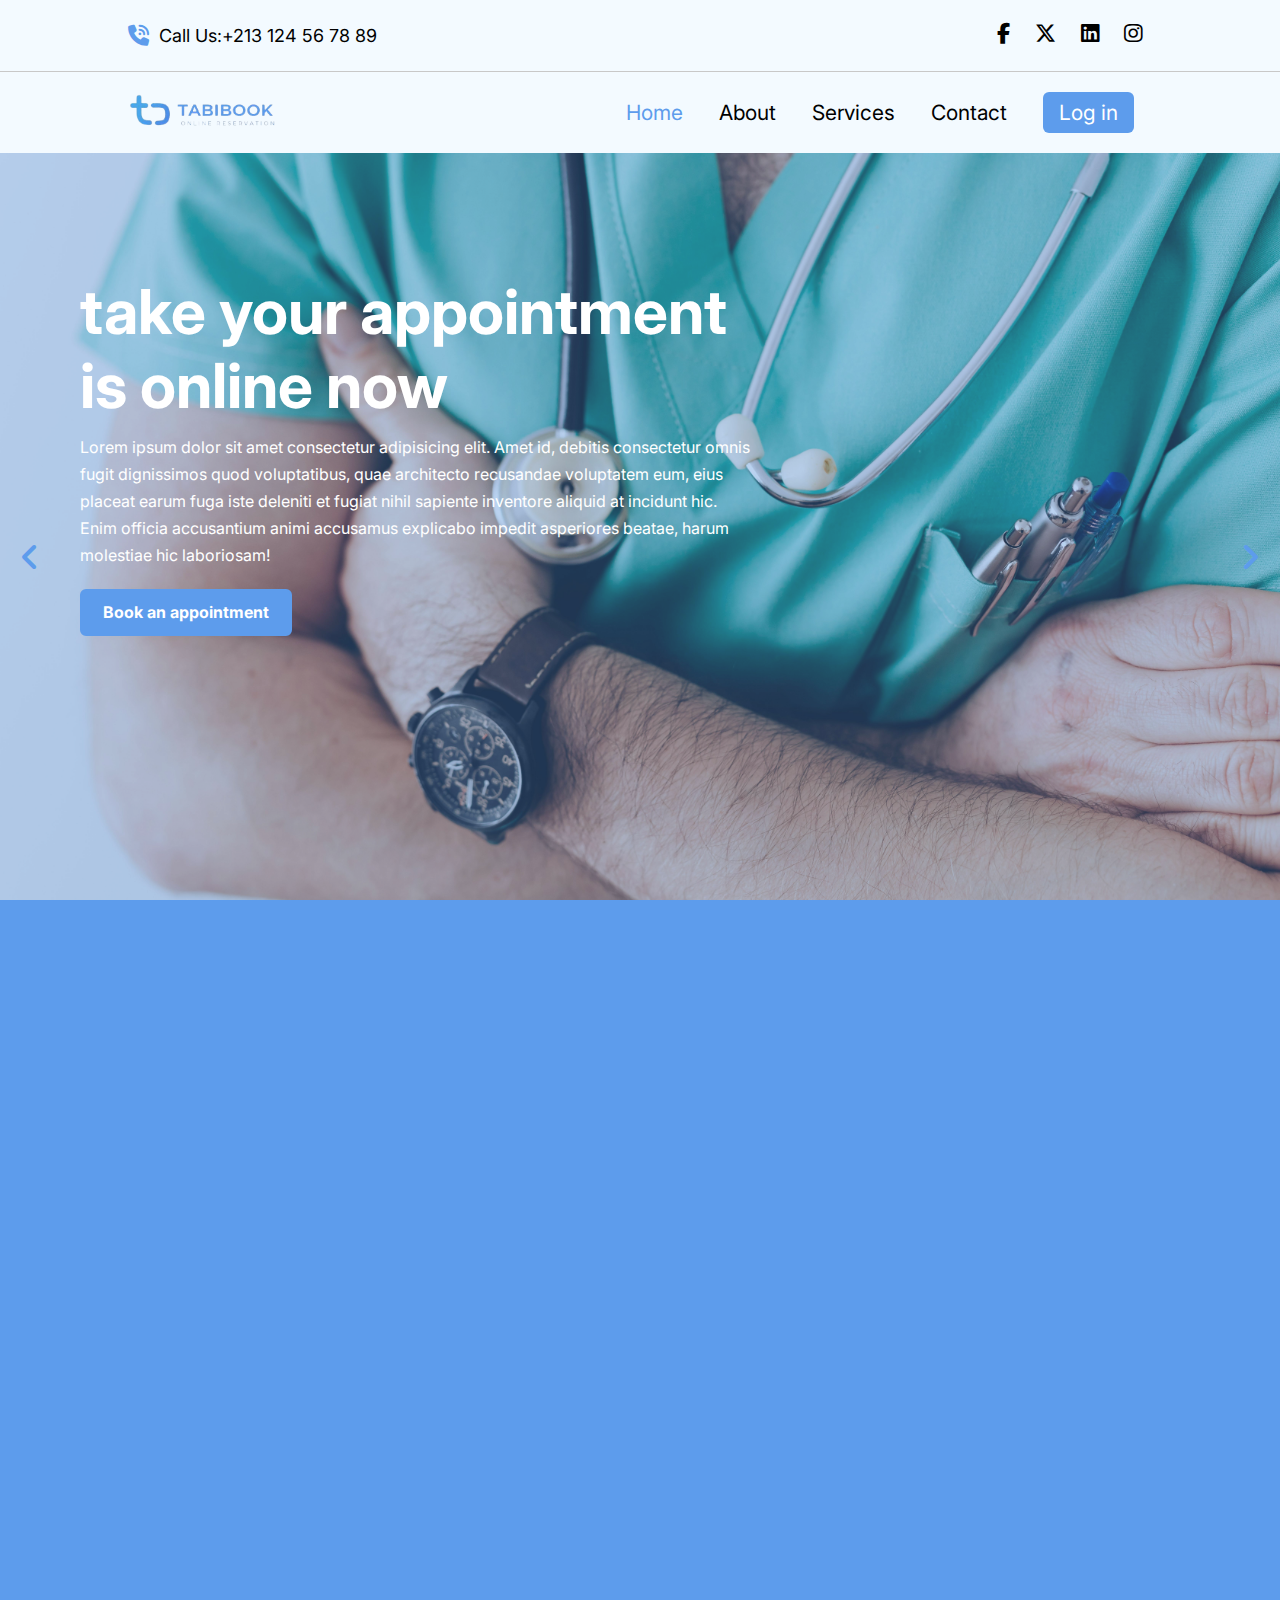
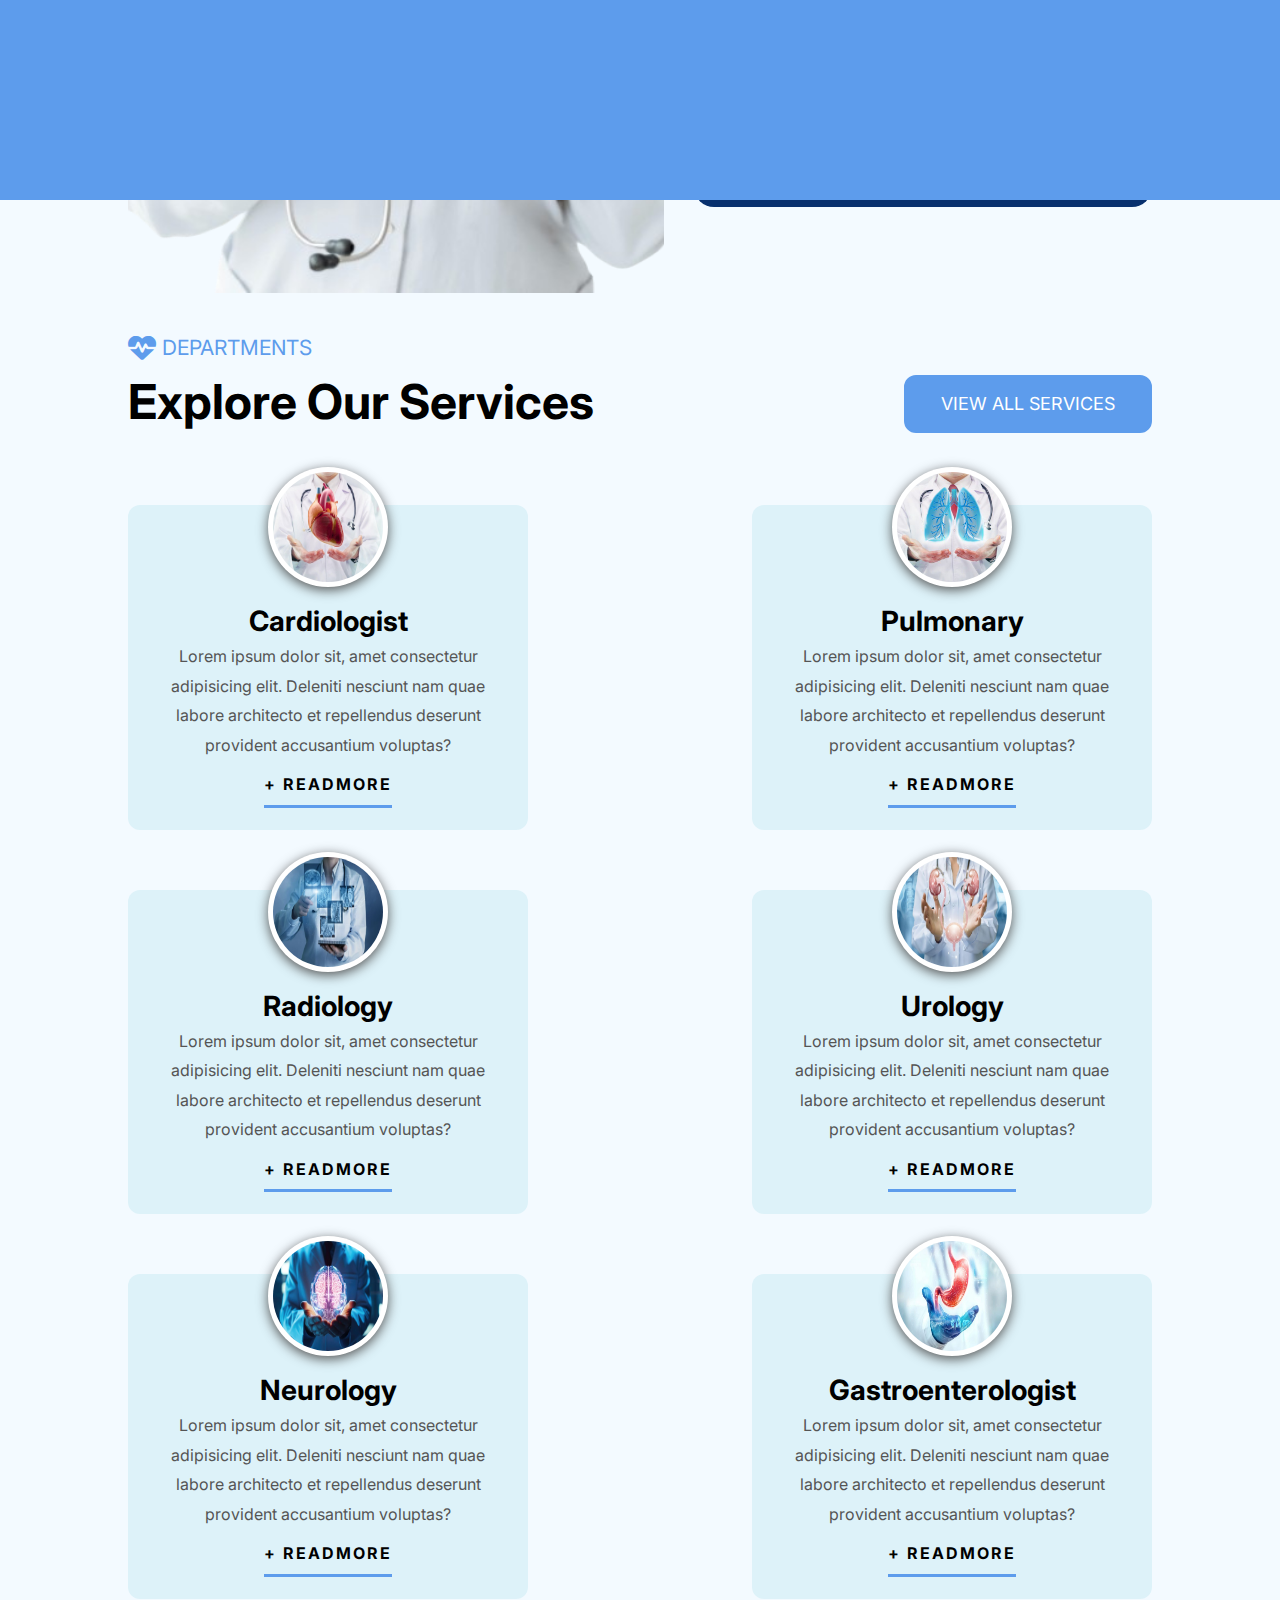
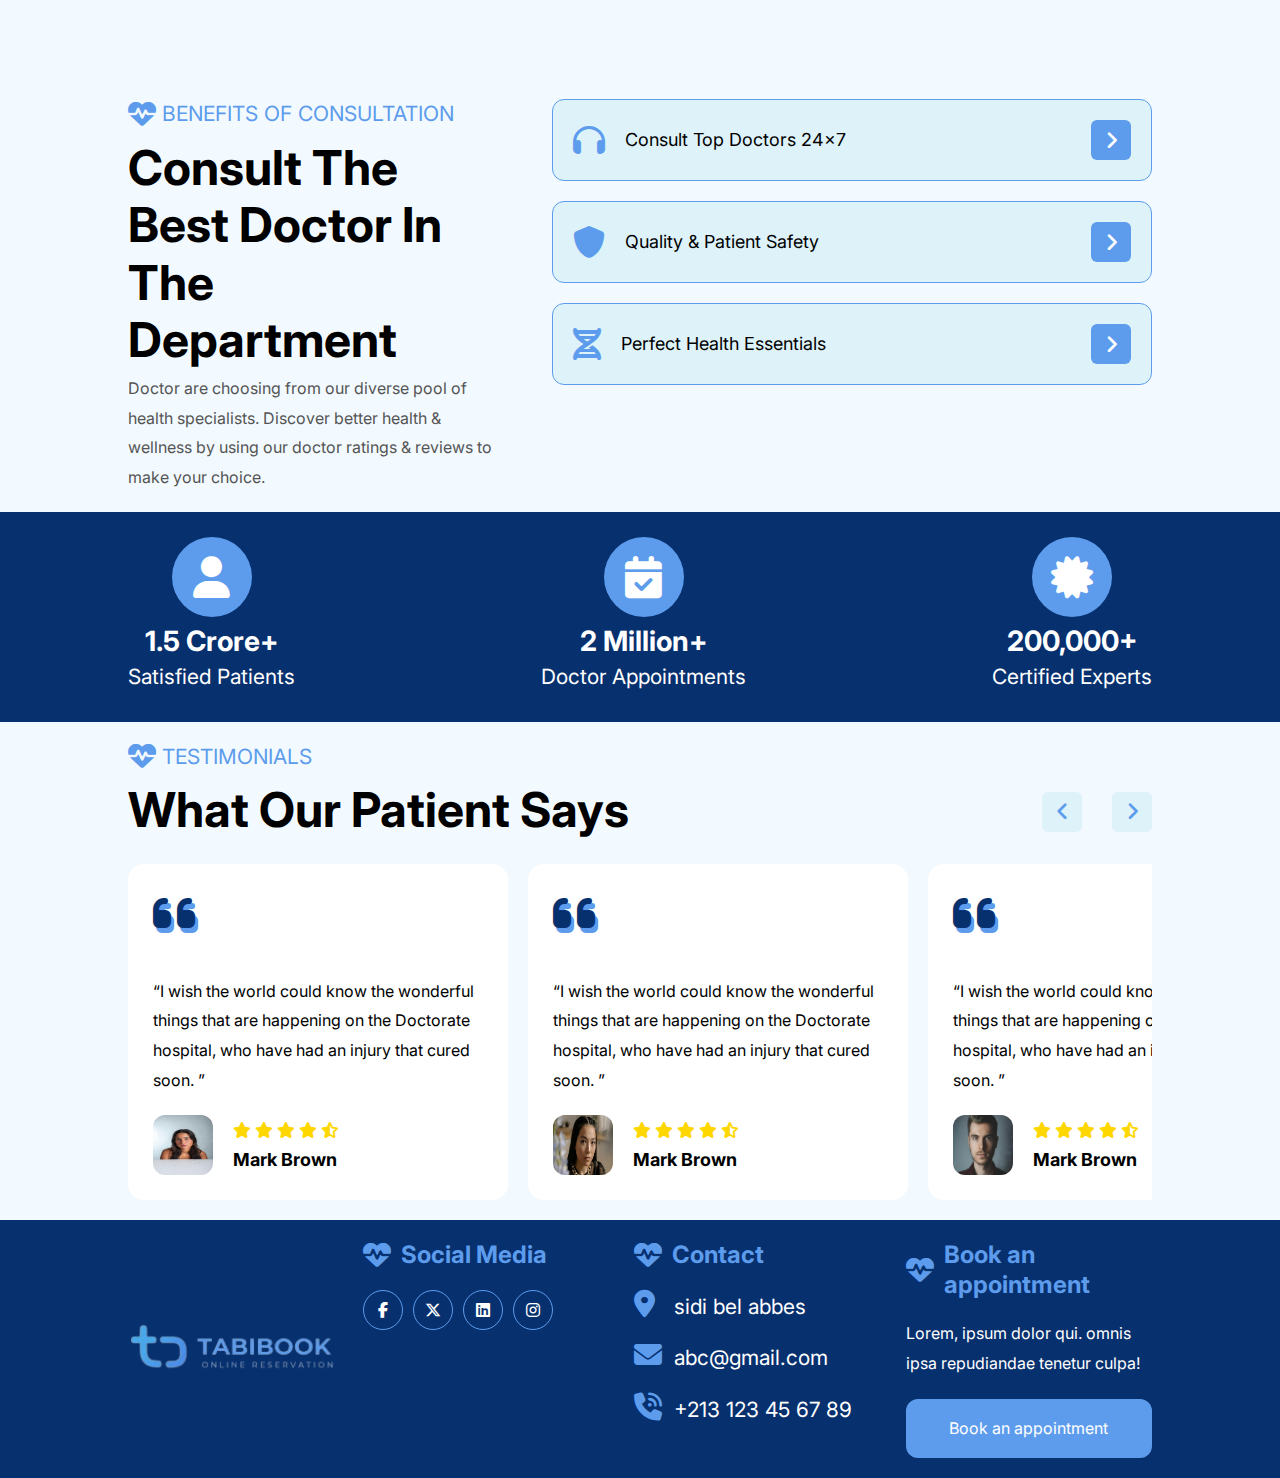
<file: index.html>
<!DOCTYPE html>
<html lang="en">
<head>
    <meta charset="UTF-8">
    <meta name="viewport" content="width=device-width, initial-scale=1.0">
    <title>Tabibook</title>
    <meta name="title" content="Tabibook - Online Reservation">
    <!-- google font -->
    <link rel="preconnect" href="https://fonts.googleapis.com">
    <link rel="preconnect" href="https://fonts.gstatic.com" crossorigin>
    <link href="https://fonts.googleapis.com/css2?family=DM+Sans:ital,opsz,wght@0,9..40,100..1000;1,9..40,100..1000&family=Inter:ital,opsz,wght@0,14..32,100..900;1,14..32,100..900&display=swap" rel="stylesheet">
    <!-- page icon -->
    <link rel="shortcut icon" href="./images/logo.png" type="image/png">
    <!--  -->
    <link rel="preload" as="image" href="./images/image1.jpg"> 
    <link rel="preload" as="image" href="./images/image2.jpg">
    <link rel="preload" as="image" href="./images/image3.jpg"> 
    <!-- icons -->
    <link rel="stylesheet" href="https://cdnjs.cloudflare.com/ajax/libs/font-awesome/6.7.2/css/all.min.css" integrity="sha512-Evv84Mr4kqVGRNSgIGL/F/aIDqQb7xQ2vcrdIwxfjThSH8CSR7PBEakCr51Ck+w+/U6swU2Im1vVX0SVk9ABhg==" crossorigin="anonymous" referrerpolicy="no-referrer" />
    <!-- normalise -->
    <link rel="stylesheet" href="./css/normalize.css">
    <!-- css -->
    <link rel="stylesheet" href="./css/style.css">
</head>
<body>
    <!-- preloader -->
    <div class="preload" data-preload>
        <div class="circle">

        </div>
        <p class="text">Tabibook</p>
    </div>
    <header>
        <div class="topbar container">
            <a href="tel:" class="phone">
                <i class="fa-solid fa-phone-volume"></i>
                <span>Call Us:+213 124 56 78 89</span>
            </a>
            <ul class="socialMedia">
                <li>
                    <a href="#">
                        <i class="fa-brands fa-facebook-f"></i>
                    </a>
                    <a href="#">
                        <i class="fa-brands fa-x-twitter"></i>
                    </a>
                    <a href="#">
                        <i class="fa-brands fa-linkedin"></i>
                    </a>
                    <a href="#">
                        <i class="fa-brands fa-instagram"></i>
                    </a>
                </li>
            </ul>
        </div>
        <nav class="container">
            <a href="#" class="logo">
                <img src="./images/logo.png" alt="">
            </a>
            <button class="nav-btn">
                <i class="fa-solid fa-bars"></i>
            </button>
            <ul class="navbar">
                <li><a href="#" class="active">Home</a></li>
                <li><a href="./about.html">About</a></li>
                <li><a href="./services.html">Services</a></li>
                <li><a href="./contact.html">Contact</a></li>
                <li><a href="./login.html">Log in</a></li>
            </ul>
        </nav>
    </header>
    <main>
        <section class="hero">
            <button class="prev">
                <i class="fa-solid fa-angle-left"></i>
            </button>
            <button class="next">
                <i class="fa-solid fa-angle-right"></i>
            </button>    
            <div class="text">
                <h1>take your appointment is online now</h1>
                <p>Lorem ipsum dolor sit amet consectetur adipisicing elit. Amet id, debitis consectetur omnis fugit dignissimos quod voluptatibus, quae architecto recusandae voluptatem eum, eius placeat earum fuga iste deleniti et fugiat nihil sapiente inventore aliquid at incidunt hic. Enim officia accusantium animi accusamus explicabo impedit asperiores beatae, harum molestiae hic laboriosam!</p>
                <button>Book an appointment</button>
            </div>
        </section>
        <section class="features">
            <div class="features-item">
                <i class="fa-solid fa-stethoscope"></i>
                <div class="info">
                    <h3>Our Doctors</h3>
                    <p>Once the family has reached a decision, the team informs the relevant parties.</p>
                    <a href="">+ FIND A DOCTOR</a>
                </div>
            </div>
            <div class="features-item">
                <i class="fa-solid fa-notes-medical"></i>
                <div class="info">
                    <h3>Health Foundation</h3>
                    <p>Medical professionals team is trained to provide you with the care and support.</p>
                    <a href="">+ View all departments</a>
                </div>
            </div>
            <div class="features-item">
                <i class="fa-solid fa-house-medical"></i>
                <div class="info">
                    <h3>24/7 Services</h3>
                    <p>Emergency staff who are available 24 hours a day, seven days a week.</p>
                    <a href="">+ CONTACT US</a>
                </div>
            </div>
        </section>
        <section class="aboutUs container">
            <img src="./images/aboutUs.png" alt="">
            <div class="text">
                <span><i class="fa-solid fa-heart-pulse"></i>ABOUT US</span>
                <h2>Welcome To Tabibook</h2>
                <p>Lorem ipsum dolor sit, amet consectetur adipisicing elit. Dicta alias ratione culpa, eius necessitatibus cupiditate adipisci aperiam beatae dignissimos impedit officia deserunt in magnam fugiat.</p>
                <div>
                <ul>
                    <li>
                        <i class="fa-solid fa-circle-check"></i>
                        Multi Speciality Hospital
                    </li>
                    <li>
                        <i class="fa-solid fa-circle-check"></i>
                        Professional Experts
                    </li>
                    <li>
                        <i class="fa-solid fa-circle-check"></i>
                        24 Hours Medical Service
                    </li>
                    <li>
                        <i class="fa-solid fa-circle-check"></i>
                        20+ years of excellence
                    </li>
                </ul>
                <a href="#">Book An Appointment</a>
                </div>
            </div>
        </section>
        <section class="services container">
            <span>
                <i class="fa-solid fa-heart-pulse"></i>
                departments
            </span>
            <div class="title">
                <h2>Explore Our Services</h2>
                <a href="#">VIEW ALL SERVICES</a>
            </div>
            <div class="cards">
                <div class="card">
                    <img src="./images/services/Cardiologist.jpg" alt="">
                    <h3>Cardiologist</h3>
                    <p>Lorem ipsum dolor sit, amet consectetur adipisicing elit. Deleniti nesciunt nam quae labore architecto et repellendus deserunt provident accusantium voluptas?</p>
                    <a href="">+ Readmore</a>
                </div>
                <div class="card">
                    <img src="./images/services/Pulmonary.jpg" alt="">
                    <h3>Pulmonary</h3>
                    <p>Lorem ipsum dolor sit, amet consectetur adipisicing elit. Deleniti nesciunt nam quae labore architecto et repellendus deserunt provident accusantium voluptas?</p>
                    <a href="">+ Readmore</a>
                </div>
                <div class="card">
                    <img src="./images/services/Radiology.jpg" alt="">
                    <h3>Radiology</h3>
                    <p>Lorem ipsum dolor sit, amet consectetur adipisicing elit. Deleniti nesciunt nam quae labore architecto et repellendus deserunt provident accusantium voluptas?</p>
                    <a href="">+ Readmore</a>
                </div>
                <div class="card">
                    <img src="./images/services/Urology.jpg" alt="">
                    <h3>Urology</h3>
                    <p>Lorem ipsum dolor sit, amet consectetur adipisicing elit. Deleniti nesciunt nam quae labore architecto et repellendus deserunt provident accusantium voluptas?</p>
                    <a href="">+ Readmore</a>
                </div>
                <div class="card">
                    <img src="./images/services/Neurology.jpg" alt="">
                    <h3>Neurology</h3>
                    <p>Lorem ipsum dolor sit, amet consectetur adipisicing elit. Deleniti nesciunt nam quae labore architecto et repellendus deserunt provident accusantium voluptas?</p>
                    <a href="">+ Readmore</a>
                </div>
                <div class="card">
                    <img src="./images/services/Gastroenterologist.jpg" alt="">
                    <h3>Gastroenterologist</h3>
                    <p>Lorem ipsum dolor sit, amet consectetur adipisicing elit. Deleniti nesciunt nam quae labore architecto et repellendus deserunt provident accusantium voluptas?</p>
                    <a href="">+ Readmore</a>
                </div>
            </div>
        </section>
        <section class="benefits container">
            <div class="title">
                <span><i class="fa-solid fa-heart-pulse"></i> BENEFITS OF CONSULTATION</span>
                <h2>Consult The Best Doctor In The Department</h2>
                <p>Doctor are choosing from our diverse pool of health specialists. Discover better health & wellness by using our doctor ratings & reviews to make your choice.</p>
            </div>
            <ul>
                <li>
                    <i class="fa-solid fa-headphones"></i>
                    <span>Consult Top Doctors 24x7</span>
                    <a href="#"><i class="fa-solid fa-angle-right"></i></a>
                </li>
                <li>
                    <i class="fa-solid fa-shield"></i>
                    <span>Quality & Patient Safety</span>
                    <a href="#"><i class="fa-solid fa-angle-right"></i></a>
                </li>
                <li>
                    <i class="fa-solid fa-dna"></i>
                    <span>Perfect Health Essentials</span>
                    <a href="#"><i class="fa-solid fa-angle-right"></i></a>
                </li>
            </ul>
        </section>
        <section class="counter container">
            <div>
                <div><i class="fa-solid fa-user"></i></div>
                <h3>1.5 Crore+</h3>
                <span>Satisfied Patients</span>
            </div>
            <div>
                <div><i class="fa-solid fa-calendar-check"></i></div>
                <h3>2 Million+</h3>
                <span>Doctor Appointments</span>
            </div>
            <div>
                <div><i class="fa-solid fa-certificate"></i></div>
                <h3>200,000+</h3>
                <span>Certified Experts</span>
            </div>
        </section>
        <section class="container testimonials">
            <span><i class="fa-solid fa-heart-pulse"></i> testimonials</span>
            <div class="title">
                <h2>What Our Patient Says</h2>
                <div>
                    <button id="left-btn"><i class="fa-solid fa-angle-left"></i></button>
                    <button id="right-btn"><i class="fa-solid fa-angle-right"></i></button>
                </div>
            </div>
            <div class="reviews-container">
                <div class="reviews">
                    <div class="review">
                        <i class="fa-solid fa-quote-left"></i>
                        <p>“I wish the world could know the wonderful things that are happening on the Doctorate hospital, who have had an injury that cured soon. ”</p>
                        <div class="personne">
                            <img src="./images/personne/3.jpg" alt="">
                            <div class="info">
                                <div class="star">
                                    <i class="fa-solid fa-star"></i>
                                    <i class="fa-solid fa-star"></i>
                                    <i class="fa-solid fa-star"></i>
                                    <i class="fa-solid fa-star"></i>
                                    <i class="fa-solid fa-star-half-stroke"></i>
                                </div>
                                <h3>Mark Brown</h3>
                            </div>
                        </div>
                    </div>
                    <div class="review">
                        <i class="fa-solid fa-quote-left"></i>
                        <p>“I wish the world could know the wonderful things that are happening on the Doctorate hospital, who have had an injury that cured soon. ”</p>
                        <div class="personne">
                            <img src="./images/personne/4.jpg" alt="">
                            <div class="info">
                                <div class="star">
                                    <i class="fa-solid fa-star"></i>
                                    <i class="fa-solid fa-star"></i>
                                    <i class="fa-solid fa-star"></i>
                                    <i class="fa-solid fa-star"></i>
                                    <i class="fa-solid fa-star-half-stroke"></i>
                                </div>
                                <h3>Mark Brown</h3>
                            </div>
                        </div>
                    </div>
                    <div class="review">
                        <i class="fa-solid fa-quote-left"></i>
                        <p>“I wish the world could know the wonderful things that are happening on the Doctorate hospital, who have had an injury that cured soon. ”</p>
                        <div class="personne">
                            <img src="./images/personne/5.jpg" alt="">
                            <div class="info">
                                <div class="star">
                                    <i class="fa-solid fa-star"></i>
                                    <i class="fa-solid fa-star"></i>
                                    <i class="fa-solid fa-star"></i>
                                    <i class="fa-solid fa-star"></i>
                                    <i class="fa-solid fa-star-half-stroke"></i>
                                </div>
                                <h3>Mark Brown</h3>
                            </div>
                        </div>
                    </div>
                    <div class="review">
                        <i class="fa-solid fa-quote-left"></i>
                        <p>“I wish the world could know the wonderful things that are happening on the Doctorate hospital, who have had an injury that cured soon. ”</p>
                        <div class="personne">
                            <img src="./images/personne/6.jpg" alt="">
                            <div class="info">
                                <div class="star">
                                    <i class="fa-solid fa-star"></i>
                                    <i class="fa-solid fa-star"></i>
                                    <i class="fa-solid fa-star"></i>
                                    <i class="fa-solid fa-star"></i>
                                    <i class="fa-solid fa-star-half-stroke"></i>
                                </div>
                                <h3>Mark Brown</h3>
                            </div>
                        </div>
                    </div>
                    <div class="review">
                        <i class="fa-solid fa-quote-left"></i>
                        <p>“I wish the world could know the wonderful things that are happening on the Doctorate hospital, who have had an injury that cured soon. ”</p>
                        <div class="personne">
                            <img src="./images/personne/1.jpg" alt="">
                            <div class="info">
                                <div class="star">
                                    <i class="fa-solid fa-star"></i>
                                    <i class="fa-solid fa-star"></i>
                                    <i class="fa-solid fa-star"></i>
                                    <i class="fa-solid fa-star"></i>
                                    <i class="fa-solid fa-star-half-stroke"></i>
                                </div>
                                <h3>Mark Brown</h3>
                            </div>
                        </div>
                    </div>
                    <div class="review">
                        <i class="fa-solid fa-quote-left"></i>
                        <p>“I wish the world could know the wonderful things that are happening on the Doctorate hospital, who have had an injury that cured soon. ”</p>
                        <div class="personne">
                            <img src="./images/personne/2.jpg" alt="">
                            <div class="info">
                                <div class="star">
                                    <i class="fa-solid fa-star"></i>
                                    <i class="fa-solid fa-star"></i>
                                    <i class="fa-solid fa-star"></i>
                                    <i class="fa-solid fa-star"></i>
                                    <i class="fa-solid fa-star-half-stroke"></i>
                                </div>
                                <h3>Mark Brown</h3>
                            </div>
                        </div>
                    </div>
                    <div class="review">
                        <i class="fa-solid fa-quote-left"></i>
                        <p>“I wish the world could know the wonderful things that are happening on the Doctorate hospital, who have had an injury that cured soon. ”</p>
                        <div class="personne">
                            <img src="./images/personne/7.jpg" alt="">
                            <div class="info">
                                <div class="star">
                                    <i class="fa-solid fa-star"></i>
                                    <i class="fa-solid fa-star"></i>
                                    <i class="fa-solid fa-star"></i>
                                    <i class="fa-solid fa-star"></i>
                                    <i class="fa-solid fa-star-half-stroke"></i>
                                </div>
                                <h3>Mark Brown</h3>
                            </div>
                        </div>
                    </div>
                    <div class="review">
                        <i class="fa-solid fa-quote-left"></i>
                        <p>“I wish the world could know the wonderful things that are happening on the Doctorate hospital, who have had an injury that cured soon. ”</p>
                        <div class="personne">
                            <img src="./images/personne/7.jpg" alt="">
                            <div class="info">
                                <div class="star">
                                    <i class="fa-solid fa-star"></i>
                                    <i class="fa-solid fa-star"></i>
                                    <i class="fa-solid fa-star"></i>
                                    <i class="fa-solid fa-star"></i>
                                    <i class="fa-solid fa-star-half-stroke"></i>
                                </div>
                                <h3>Mark Brown</h3>
                            </div>
                        </div>
                    </div>
                    <div class="review">
                        <i class="fa-solid fa-quote-left"></i>
                        <p>“I wish the world could know the wonderful things that are happening on the Doctorate hospital, who have had an injury that cured soon. ”</p>
                        <div class="personne">
                            <img src="./images/personne/5.jpg" alt="">
                            <div class="info">
                                <div class="star">
                                    <i class="fa-solid fa-star"></i>
                                    <i class="fa-solid fa-star"></i>
                                    <i class="fa-solid fa-star"></i>
                                    <i class="fa-solid fa-star"></i>
                                    <i class="fa-solid fa-star-half-stroke"></i>
                                </div>
                                <h3>Mark Brown</h3>
                            </div>
                        </div>
                    </div>
                    <div class="review">
                        <i class="fa-solid fa-quote-left"></i>
                        <p>“I wish the world could know the wonderful things that are happening on the Doctorate hospital, who have had an injury that cured soon. ”</p>
                        <div class="personne">
                            <img src="./images/personne/2.jpg" alt="">
                            <div class="info">
                                <div class="star">
                                    <i class="fa-solid fa-star"></i>
                                    <i class="fa-solid fa-star"></i>
                                    <i class="fa-solid fa-star"></i>
                                    <i class="fa-solid fa-star"></i>
                                    <i class="fa-solid fa-star-half-stroke"></i>
                                </div>
                                <h3>Mark Brown</h3>
                            </div>
                        </div>
                    </div>
                    <div class="review">
                        <i class="fa-solid fa-quote-left"></i>
                        <p>“I wish the world could know the wonderful things that are happening on the Doctorate hospital, who have had an injury that cured soon. ”</p>
                        <div class="personne">
                            <img src="./images/personne/2.jpg" alt="">
                            <div class="info">
                                <div class="star">
                                    <i class="fa-solid fa-star"></i>
                                    <i class="fa-solid fa-star"></i>
                                    <i class="fa-solid fa-star"></i>
                                    <i class="fa-solid fa-star"></i>
                                    <i class="fa-solid fa-star-half-stroke"></i>
                                </div>
                                <h3>Mark Brown</h3>
                            </div>
                        </div>
                    </div>
                    <div class="review">
                        <i class="fa-solid fa-quote-left"></i>
                        <p>“I wish the world could know the wonderful things that are happening on the Doctorate hospital, who have had an injury that cured soon. ”</p>
                        <div class="personne">
                            <img src="./images/personne/1.jpg" alt="">
                            <div class="info">
                                <div class="star">
                                    <i class="fa-solid fa-star"></i>
                                    <i class="fa-solid fa-star"></i>
                                    <i class="fa-solid fa-star"></i>
                                    <i class="fa-solid fa-star"></i>
                                    <i class="fa-solid fa-star-half-stroke"></i>
                                </div>
                                <h3>Mark Brown</h3>
                            </div>
                        </div>
                    </div>
                </div>
            </div>
        </section>
    </main>
    <footer class="container">
        <img src="./images/logo.png" alt="">
        <div class="socialMedia">
            <div class="title">
                <i class="fa-solid fa-heart-pulse"></i>
                <h2>Social Media</h2>
            </div>
            <ul class="socialMedia">
                <li>
                    <a href="#">
                        <i class="fa-brands fa-facebook-f"></i>
                    </a>
                </li>
                <li>
                    <a href="#">
                        <i class="fa-brands fa-x-twitter"></i>
                    </a>
                </li>
                <li>
                    <a href="#">
                        <i class="fa-brands fa-linkedin"></i>
                    </a>
                </li>
                <li>
                    <a href="#">
                        <i class="fa-brands fa-instagram"></i>
                    </a>
                </li>
            </ul>
        </div>
        <div class="contact">
            <div class="title">
                <i class="fa-solid fa-heart-pulse"></i>
                <h2>Contact</h2>
            </div>
            <ul>
                <li><i class="fa-solid fa-location-dot"></i>sidi bel abbes</li>
                <li><i class="fa-solid fa-envelope"></i>abc@gmail.com</li>
                <li><i class="fa-solid fa-phone-volume"></i>+213 123 45 67 89</li>
            </ul>
        </div>
        <div>
            <div class="title">
                <i class="fa-solid fa-heart-pulse"></i>
                <h2>Book an appointment</h2>
            </div>
            <p>Lorem, ipsum dolor qui. omnis ipsa repudiandae tenetur culpa!</p>
            <a href="#">Book an appointment</a>
        </div>
    </footer>
    <script src="./js/nav.js"></script>
    <script src="js/main.js"></script>
</body>
</html>
</file>
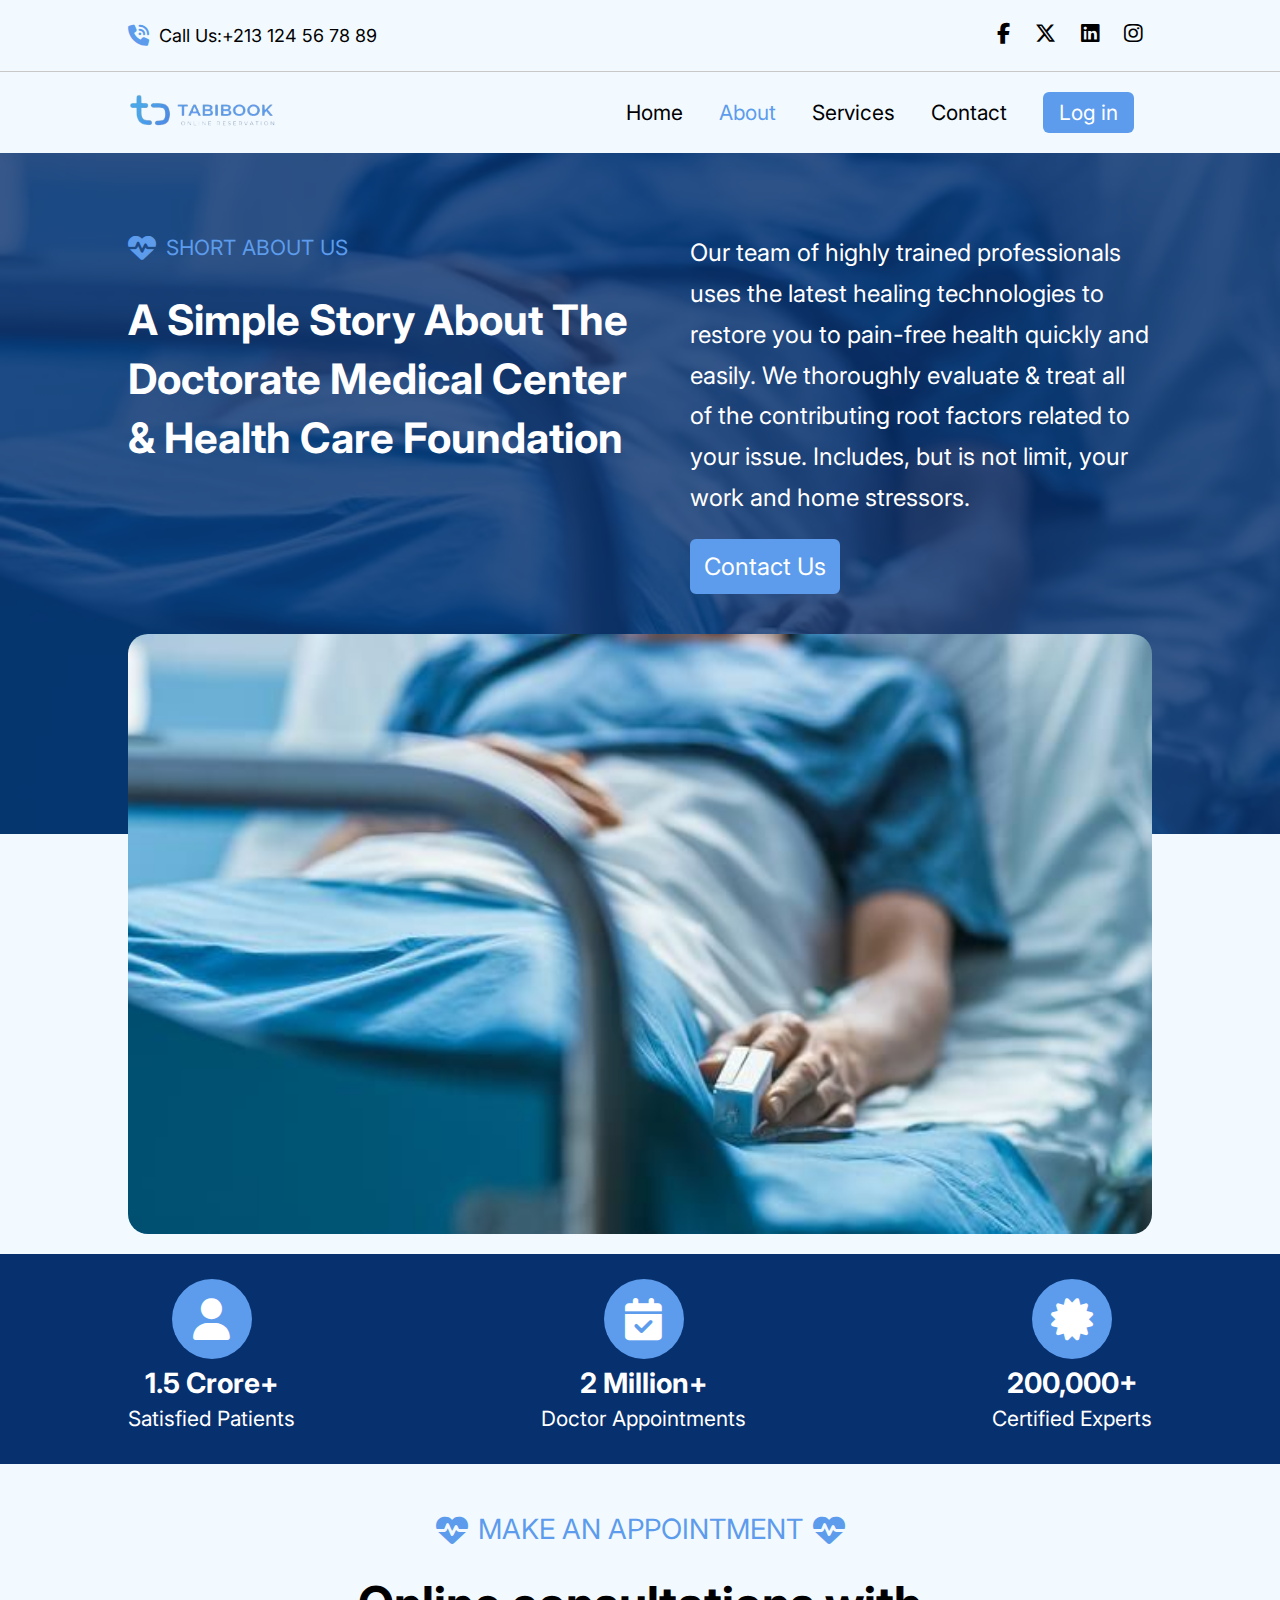
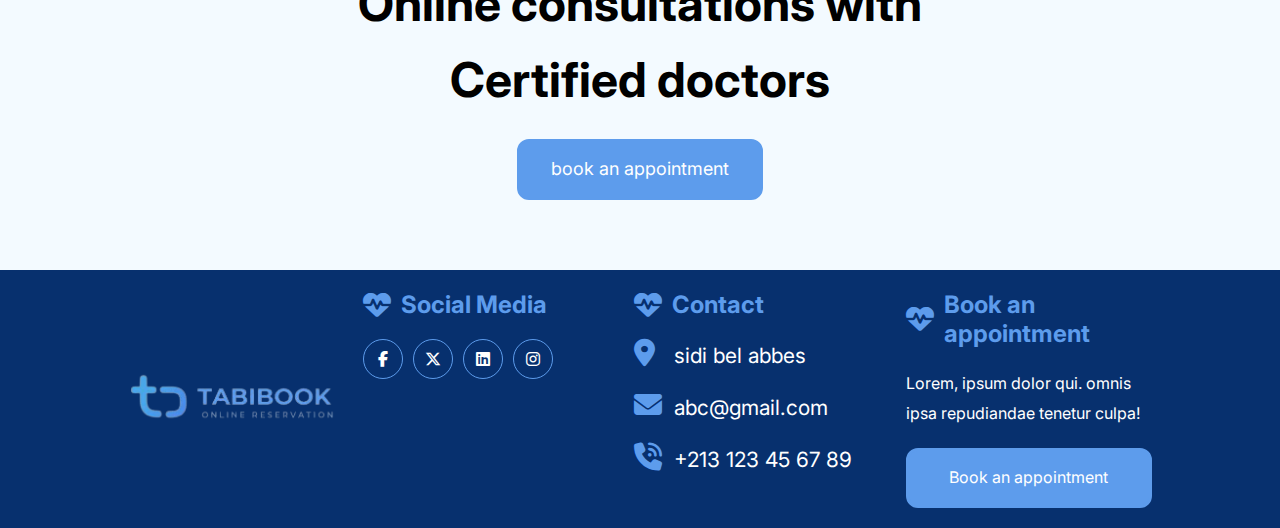
<file: about.html>
<!DOCTYPE html>
<html lang="en">
<head>
    <meta charset="UTF-8">
    <meta name="viewport" content="width=device-width, initial-scale=1.0">
    <title>Tabibook</title>
    <meta name="title" content="Tabibook- Online Reservation">
    <!-- google font -->
    <link rel="preconnect" href="https://fonts.googleapis.com">
    <link rel="preconnect" href="https://fonts.gstatic.com" crossorigin>
    <link href="https://fonts.googleapis.com/css2?family=DM+Sans:ital,opsz,wght@0,9..40,100..1000;1,9..40,100..1000&family=Inter:ital,opsz,wght@0,14..32,100..900;1,14..32,100..900&display=swap" rel="stylesheet">
    <!-- page icon -->
    <link rel="shortcut icon" href="./images/logo.png" type="image/png">
    <!-- icons -->
    <link rel="stylesheet" href="https://cdnjs.cloudflare.com/ajax/libs/font-awesome/6.7.2/css/all.min.css" integrity="sha512-Evv84Mr4kqVGRNSgIGL/F/aIDqQb7xQ2vcrdIwxfjThSH8CSR7PBEakCr51Ck+w+/U6swU2Im1vVX0SVk9ABhg==" crossorigin="anonymous" referrerpolicy="no-referrer" />
    <!-- normalise -->
    <link rel="stylesheet" href="./css/normalize.css">
    <!-- css -->
    <link rel="stylesheet" href="./css/style.css">
</head>
<body class="about">
    <header>
        <div class="topbar container">
            <a href="tel:" class="phone">
                <i class="fa-solid fa-phone-volume"></i>
                <span>Call Us:+213 124 56 78 89</span>
            </a>
            <ul class="socialMedia">
                <li>
                    <a href="#">
                        <i class="fa-brands fa-facebook-f"></i>
                    </a>
                    <a href="#">
                        <i class="fa-brands fa-x-twitter"></i>
                    </a>
                    <a href="#">
                        <i class="fa-brands fa-linkedin"></i>
                    </a>
                    <a href="#">
                        <i class="fa-brands fa-instagram"></i>
                    </a>
                </li>
            </ul>
        </div>
        <nav class="container">
            <a href="#" class="logo">
                <img src="./images/logo.png" alt="">
            </a>
            <button class="nav-btn">
                <i class="fa-solid fa-bars"></i>
            </button>
            <ul class="navbar">
                <li><a href="./index.html">Home</a></li>
                <li><a href="#" class="active">About</a></li>
                <li><a href="./services.html">Services</a></li>
                <li><a href="">Contact</a></li>
                <li><a href="./login.html">Log in</a></li>
            </ul>
        </nav>
    </header>
    <main>
        <section class="container about">
            <div class="title">
                <span><i class="fa-solid fa-heart-pulse"></i> SHORT ABOUT US</span>
                <h1>A Simple Story About
                    The Doctorate Medical Center & Health Care Foundation</h1>
            </div>
            <div class="info">
                <p>Our team of highly trained professionals uses the latest healing technologies to restore you to pain-free health quickly and easily. We thoroughly evaluate & treat all of the contributing root factors related to your issue. Includes, but is not limit, your work and home stressors.</p>
                <button>Contact Us</button>
            </div>
        </section>
        <img src="./images/hospital.jpg" alt="">
        <section class="counter container">
            <div>
                <div><i class="fa-solid fa-user"></i></div>
                <h3>1.5 Crore+</h3>
                <span>Satisfied Patients</span>
            </div>
            <div>
                <div><i class="fa-solid fa-calendar-check"></i></div>
                <h3>2 Million+</h3>
                <span>Doctor Appointments</span>
            </div>
            <div>
                <div><i class="fa-solid fa-certificate"></i></div>
                <h3>200,000+</h3>
                <span>Certified Experts</span>
            </div>
        </section>
        <section class="book container">
            <span><i class="fa-solid fa-heart-pulse"></i> MAKE AN APPOINTMENT <i class="fa-solid fa-heart-pulse"></i></span>
            <h2>Online consultations with <br> Certified doctors</h2>
            <button>book an appointment</button>
        </section>
    </main>
    <footer class="container">
        <img src="./images/logo.png" alt="">
        <div class="socialMedia">
            <div class="title">
                <i class="fa-solid fa-heart-pulse"></i>
                <h2>Social Media</h2>
            </div>
            <ul class="socialMedia">
                <li>
                    <a href="#">
                        <i class="fa-brands fa-facebook-f"></i>
                    </a>
                </li>
                <li>
                    <a href="#">
                        <i class="fa-brands fa-x-twitter"></i>
                    </a>
                </li>
                <li>
                    <a href="#">
                        <i class="fa-brands fa-linkedin"></i>
                    </a>
                </li>
                <li>
                    <a href="#">
                        <i class="fa-brands fa-instagram"></i>
                    </a>
                </li>
            </ul>
        </div>
        <div class="contact">
            <div class="title">
                <i class="fa-solid fa-heart-pulse"></i>
                <h2>Contact</h2>
            </div>
            <ul>
                <li><i class="fa-solid fa-location-dot"></i>sidi bel abbes</li>
                <li><i class="fa-solid fa-envelope"></i>abc@gmail.com</li>
                <li><i class="fa-solid fa-phone-volume"></i>+213 123 45 67 89</li>
            </ul>
        </div>
        <div>
            <div class="title">
                <i class="fa-solid fa-heart-pulse"></i>
                <h2>Book an appointment</h2>
            </div>
            <p>Lorem, ipsum dolor qui. omnis ipsa repudiandae tenetur culpa!</p>
            <a href="#">Book an appointment</a>
        </div>
    </footer>
    <script src="./js/nav.js"></script>
</body>
</html>
</file>
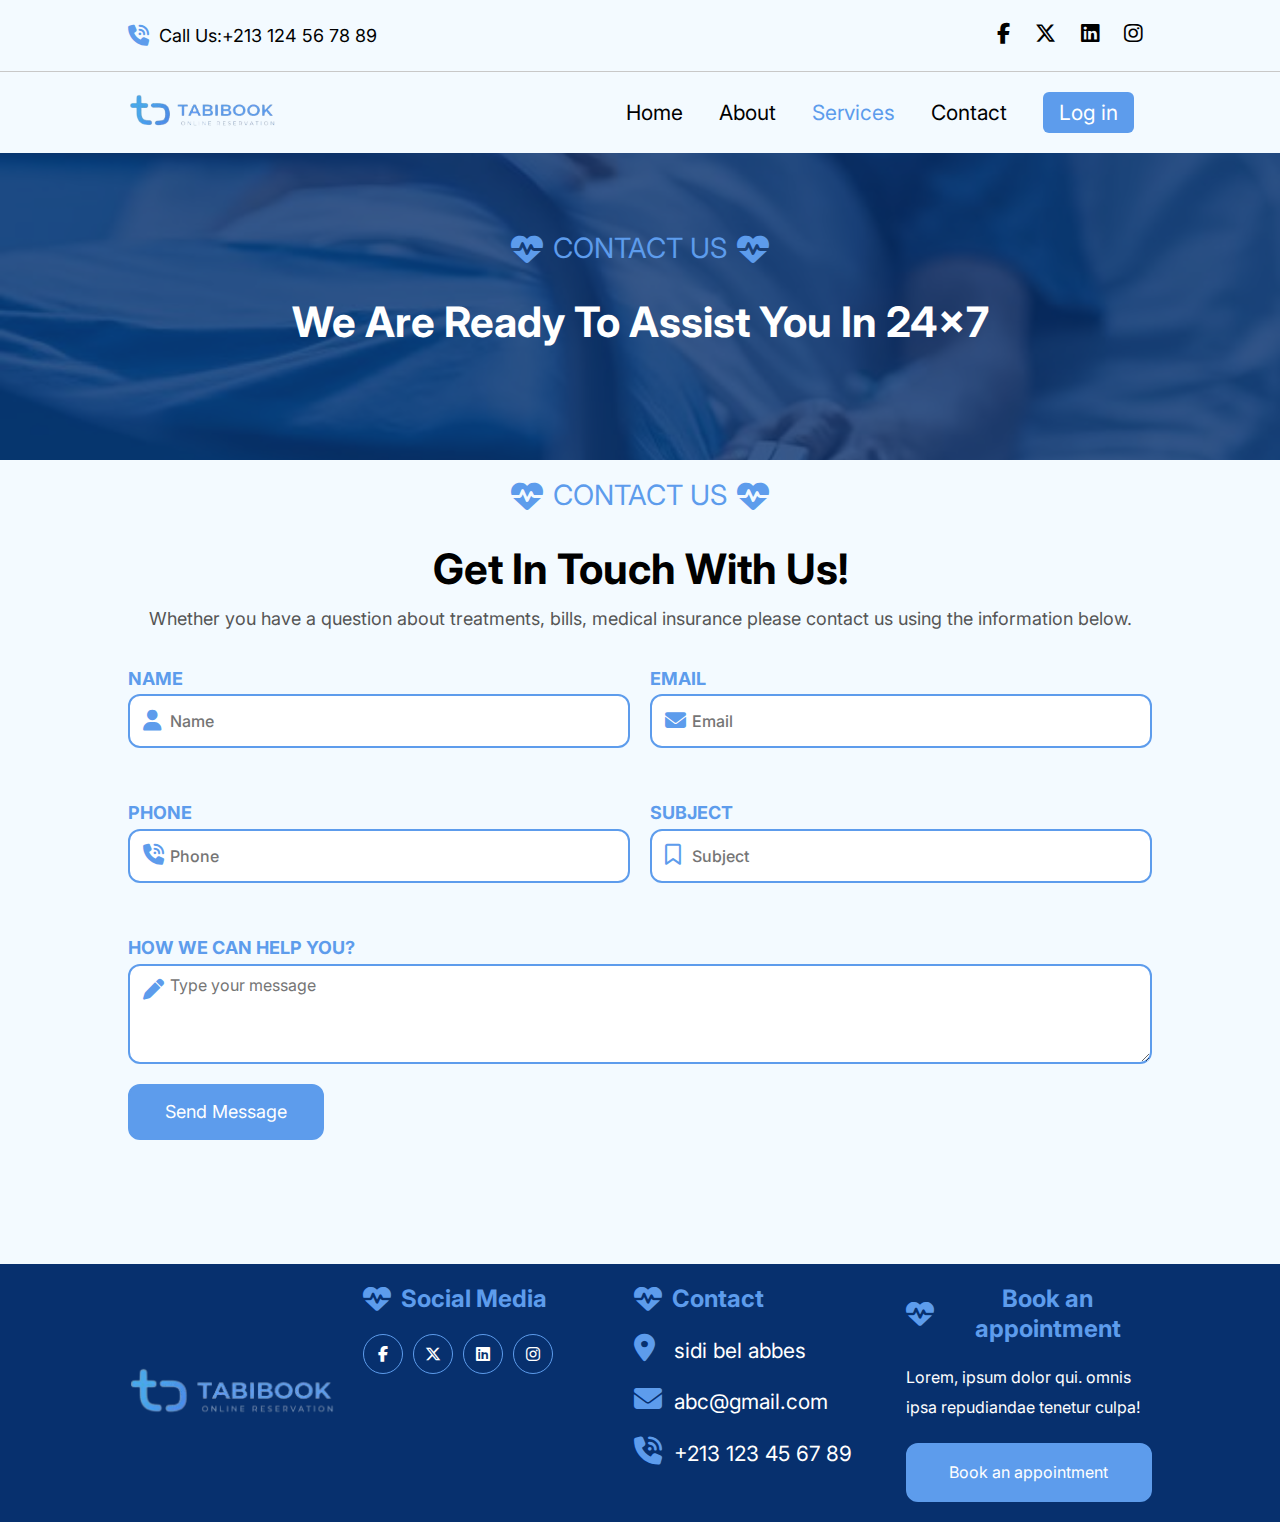
<file: contact.html>
<!DOCTYPE html>
<html lang="en">
<head>
    <meta charset="UTF-8">
    <meta name="viewport" content="width=device-width, initial-scale=1.0">
    <title>Tabibook</title>
    <meta name="title" content="Tabibook - Online Reservation">
    <!-- google font -->
    <link rel="preconnect" href="https://fonts.googleapis.com">
    <link rel="preconnect" href="https://fonts.gstatic.com" crossorigin>
    <link href="https://fonts.googleapis.com/css2?family=DM+Sans:ital,opsz,wght@0,9..40,100..1000;1,9..40,100..1000&family=Inter:ital,opsz,wght@0,14..32,100..900;1,14..32,100..900&display=swap" rel="stylesheet">
    <!-- page icon -->
    <link rel="shortcut icon" href="./images/logo.png" type="image/png">
    <!-- icons -->
    <link rel="stylesheet" href="https://cdnjs.cloudflare.com/ajax/libs/font-awesome/6.7.2/css/all.min.css" integrity="sha512-Evv84Mr4kqVGRNSgIGL/F/aIDqQb7xQ2vcrdIwxfjThSH8CSR7PBEakCr51Ck+w+/U6swU2Im1vVX0SVk9ABhg==" crossorigin="anonymous" referrerpolicy="no-referrer" />
    <!-- normalise -->
    <link rel="stylesheet" href="./css/normalize.css">
    <!-- css -->
    <link rel="stylesheet" href="./css/style.css">
</head>
<body class="contact-body">
    <header>
        <div class="topbar container">
            <a href="tel:" class="phone">
                <i class="fa-solid fa-phone-volume"></i>
                <span>Call Us:+213 124 56 78 89</span>
            </a>
            <ul class="socialMedia">
                <li>
                    <a href="#">
                        <i class="fa-brands fa-facebook-f"></i>
                    </a>
                    <a href="#">
                        <i class="fa-brands fa-x-twitter"></i>
                    </a>
                    <a href="#">
                        <i class="fa-brands fa-linkedin"></i>
                    </a>
                    <a href="#">
                        <i class="fa-brands fa-instagram"></i>
                    </a>
                </li>
            </ul>
        </div>
        <nav class="container">
            <a href="#" class="logo">
                <img src="./images/logo.png" alt="">
            </a>
            <button class="nav-btn">
                <i class="fa-solid fa-bars"></i>
            </button>
            <ul class="navbar">
                <li><a href="./index.html">Home</a></li>
                <li><a href="./about.html">About</a></li>
                <li><a href="#" class="active">Services</a></li>
                <li><a href="">Contact</a></li>
                <li><a href="./login.html">Log in</a></li>
            </ul>
        </nav>
    </header>
    <main>
        <section class="container title-section">
            <div>
                <span><i class="fa-solid fa-heart-pulse"></i> CONTACT US <i class="fa-solid fa-heart-pulse"></i></span>
                <h1>We Are Ready To Assist You In 24x7</h1>
            </div>
        </section>
        <section class="contact container">
            <div class="title">
                <span><i class="fa-solid fa-heart-pulse"></i> CONTACT US <i class="fa-solid fa-heart-pulse"></i></span>
                <h1>Get In Touch With Us!</h1>
                <p>Whether you have a question about treatments, bills, medical insurance please contact us using the information below.</p>
            </div>
            <div class="content">
                <div></div>
                <form action="">
                    <div class="input-box">
                        <label for="name">Name</label>
                        <i class="fa-solid fa-user"></i>
                        <input type="text" placeholder="Name" id="name">
                    </div>
                    <div class="input-box">
                        <label for="email">Email</label>
                        <i class="fa-solid fa-envelope"></i>
                        <input type="email" placeholder="Email" id="email">
                    </div>
                    <div class="input-box">
                        <label for="Phone">Phone</label>
                        <i class="fa-solid fa-phone-volume"></i>
                        <input type="tel" placeholder="Phone" id="Phone">
                    </div>
                    <div class="input-box">
                        <label for="Subject">Subject</label>
                        <i class="fa-regular fa-bookmark"></i>
                        <input type="text" placeholder="Subject" id="Subject">
                    </div>
                    <div class="input-box">
                        <label for="text">how we can help you?</label>
                        <i class="fa-solid fa-pen"></i>
                        <textarea placeholder="Type your message" id="text"></textarea>
                    </div>
                    <button type="submit">Send Message</button>                  
                </form>
            </div>
        </section>
    </main>
    <footer class="container">
        <img src="./images/logo.png" alt="">
        <div class="socialMedia">
            <div class="title">
                <i class="fa-solid fa-heart-pulse"></i>
                <h2>Social Media</h2>
            </div>
            <ul class="socialMedia">
                <li>
                    <a href="#">
                        <i class="fa-brands fa-facebook-f"></i>
                    </a>
                </li>
                <li>
                    <a href="#">
                        <i class="fa-brands fa-x-twitter"></i>
                    </a>
                </li>
                <li>
                    <a href="#">
                        <i class="fa-brands fa-linkedin"></i>
                    </a>
                </li>
                <li>
                    <a href="#">
                        <i class="fa-brands fa-instagram"></i>
                    </a>
                </li>
            </ul>
        </div>
        <div class="contact">
            <div class="title">
                <i class="fa-solid fa-heart-pulse"></i>
                <h2>Contact</h2>
            </div>
            <ul>
                <li><i class="fa-solid fa-location-dot"></i>sidi bel abbes</li>
                <li><i class="fa-solid fa-envelope"></i>abc@gmail.com</li>
                <li><i class="fa-solid fa-phone-volume"></i>+213 123 45 67 89</li>
            </ul>
        </div>
        <div>
            <div class="title">
                <i class="fa-solid fa-heart-pulse"></i>
                <h2>Book an appointment</h2>
            </div>
            <p>Lorem, ipsum dolor qui. omnis ipsa repudiandae tenetur culpa!</p>
            <a href="#">Book an appointment</a>
        </div>
    </footer>
    <script src="./js/nav.js"></script>
</body>
</html>
</file>
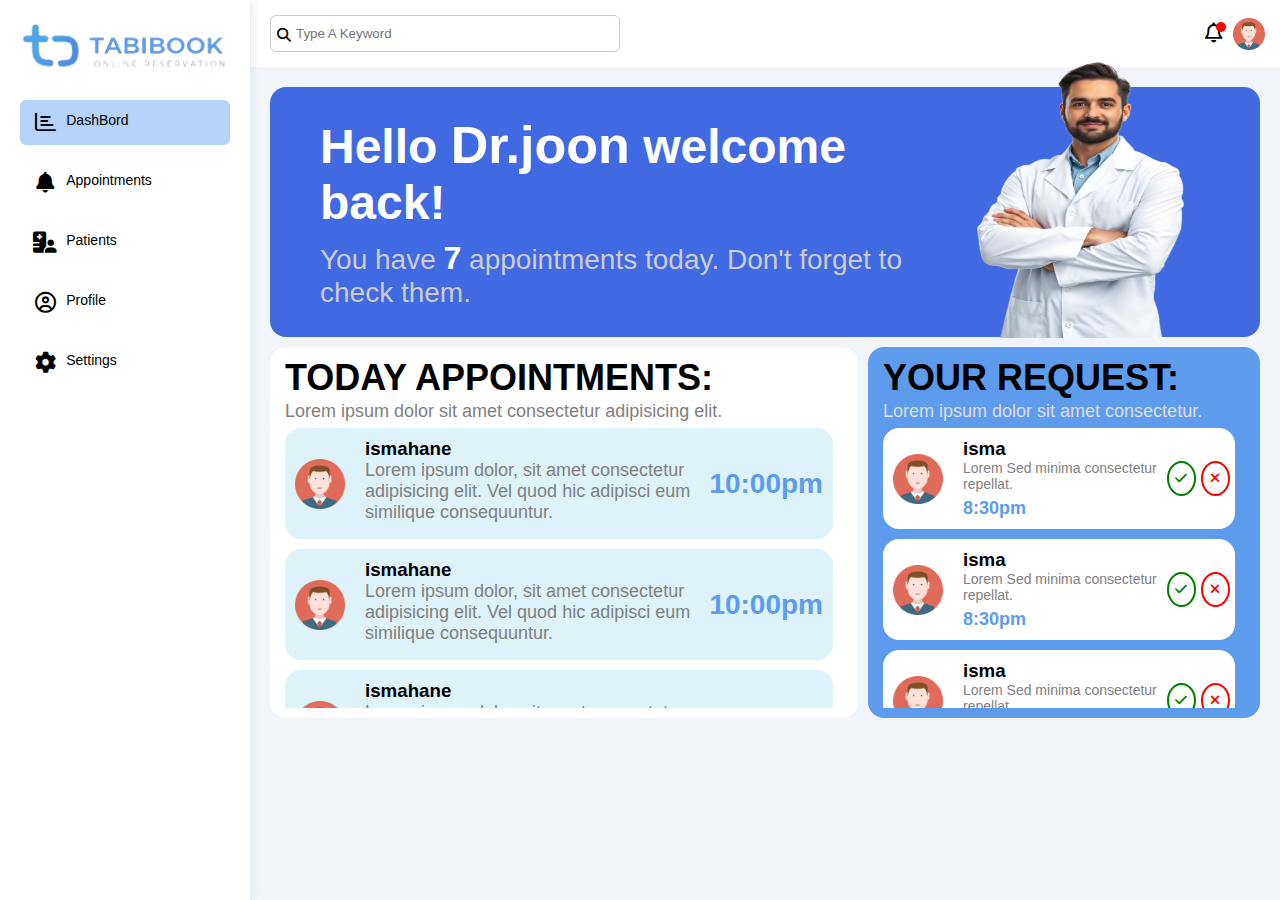
<file: doctor.html>
<!DOCTYPE html>
<html lang="en">
<head>
    <meta charset="UTF-8">
    <meta name="viewport" content="width=device-width, initial-scale=1.0">
    <link rel="stylesheet" href="https://cdnjs.cloudflare.com/ajax/libs/font-awesome/6.7.2/css/all.min.css" integrity="sha512-Evv84Mr4kqVGRNSgIGL/F/aIDqQb7xQ2vcrdIwxfjThSH8CSR7PBEakCr51Ck+w+/U6swU2Im1vVX0SVk9ABhg==" crossorigin="anonymous" referrerpolicy="no-referrer" />
    <title>Tabibook</title>
    <link rel="stylesheet" href="./css/doctor.css">
</head>
<body class="page">
    <div class="sidebar">
        <img src="./images/logo.png" alt="">
        <ul>
            <li>
                <a href="./doctor.html" class="active">
                    <i class="fa-regular fa-chart-bar fa-fw"></i>
                    <span>DashBord</span>
                </a>
            </li>
            <li>
                <a href="./doctor/appoiment.html">
                    <i class="fa-solid fa-bell fa-fw"></i>
                    <span>Appointments</span>
                </a>
            </li>
            <li>
                <a href="./doctor/Patients.html">
                    <i class="fa-solid fa-hospital-user fa-fw"></i>
                    <span>Patients</span>
                </a>
            </li>
            <li>
                <a href="./doctor/profile.html">
                    <i class="fa-regular fa-circle-user fa-fw"></i>
                    <span>Profile</span>
                </a>
            </li>
            <li>
                <a href="./doctor/settings.html">
                    <i class="fa-solid fa-gear fa-fw"></i>
                    <span>Settings</span>
                </a>
            </li>
        </ul>
    </div>
    <main>
        <div class="head">
            <div class="search">
                <input type="search" placeholder="Type A Keyword" name="search">
            </div>
            <div class="icons">
                <span class="notification">
                    <i class="fa-regular fa-bell fa-lg"></i>
                </span>
                <img src="./images/avatar.png" alt="">
            </div>
        </div>
        <div class="content">
            <div class="helloCard">
                <div class="info">
                    <h2>Hello <span>Dr.joon</span> welcome back!</h2>
                    <p>You have <span>7</span> appointments today. Don't forget to check them.</p>
                </div>
                <img src="./images/doctor1.png" alt="">
            </div>
            <div class="grid">
                <div class="rdv">
                    <h2>today appointments:</h2>
                    <p>Lorem ipsum dolor sit amet consectetur adipisicing elit.</p>
                    <ul>
                        <li class="appointment">
                            <img src="./images/avatar.png" alt="">
                            <div class="info">
                                <h3>ismahane</h3>
                                <p>Lorem ipsum dolor, sit amet consectetur adipisicing elit. Vel quod hic adipisci eum similique consequuntur.</p>
                            </div>
                            <span>10:00pm</span>
                        </li>
                        <li class="appointment">
                            <img src="./images/avatar.png" alt="">
                            <div class="info">
                                <h3>ismahane</h3>
                                <p>Lorem ipsum dolor, sit amet consectetur adipisicing elit. Vel quod hic adipisci eum similique consequuntur.</p>
                            </div>
                            <span>10:00pm</span>
                        </li>
                        <li class="appointment">
                            <img src="./images/avatar.png" alt="">
                            <div class="info">
                                <h3>ismahane</h3>
                                <p>Lorem ipsum dolor, sit amet consectetur adipisicing elit. Vel quod hic adipisci eum similique consequuntur.</p>
                            </div>
                            <span>10:00pm</span>
                        </li>
                        <li class="appointment">
                            <img src="./images/avatar.png" alt="">
                            <div class="info">
                                <h3>ismahane</h3>
                                <p>Lorem ipsum dolor, sit amet consectetur adipisicing elit. Vel quod hic adipisci eum similique consequuntur.</p>
                            </div>
                            <span>10:00pm</span>
                        </li>
                        <li class="appointment">
                            <img src="./images/avatar.png" alt="">
                            <div class="info">
                                <h3>ismahane</h3>
                                <p>Lorem ipsum dolor, sit amet consectetur adipisicing elit. Vel quod hic adipisci eum similique consequuntur.</p>
                            </div>
                            <span>10:00pm</span>
                        </li>
                        <li class="appointment">
                            <img src="./images/avatar.png" alt="">
                            <div class="info">
                                <h3>ismahane</h3>
                                <p>Lorem ipsum dolor, sit amet consectetur adipisicing elit. Vel quod hic adipisci eum similique consequuntur.</p>
                            </div>
                            <span>10:00pm</span>
                        </li>
                        <li class="appointment">
                            <img src="./images/avatar.png" alt="">
                            <div class="info">
                                <h3>ismahane</h3>
                                <p>Lorem ipsum dolor, sit amet consectetur adipisicing elit. Vel quod hic adipisci eum similique consequuntur.</p>
                            </div>
                            <span>10:00pm</span>
                        </li>
                        <li class="appointment">
                            <img src="./images/avatar.png" alt="">
                            <div class="info">
                                <h3>ismahane</h3>
                                <p>Lorem ipsum dolor, sit amet consectetur adipisicing elit. Vel quod hic adipisci eum similique consequuntur.</p>
                            </div>
                            <span>10:00pm</span>
                        </li>
                        <li class="appointment">
                            <img src="./images/avatar.png" alt="">
                            <div class="info">
                                <h3>ismahane</h3>
                                <p>Lorem ipsum dolor, sit amet consectetur adipisicing elit. Vel quod hic adipisci eum similique consequuntur.</p>
                            </div>
                            <span>10:00pm</span>
                        </li>
                        <li class="appointment">
                            <img src="./images/avatar.png" alt="">
                            <div class="info">
                                <h3>ismahane</h3>
                                <p>Lorem ipsum dolor, sit amet consectetur adipisicing elit. Vel quod hic adipisci eum similique consequuntur.</p>
                            </div>
                            <span>10:00pm</span>
                        </li>
                    </ul>
                </div>
                <div class="request">
                    <h2>your request:</h2>
                    <p>Lorem ipsum dolor sit amet consectetur.</p>
                    <ul>
                        <li>
                            <img src="./images/avatar.png" alt="">
                            <div>
                                <h3>isma</h3>
                                <p>Lorem Sed minima consectetur repellat.</p>
                                <span>8:30pm</span>
                            </div>
                            <button><i class="fa-solid fa-check"></i></button>
                            <button><i class="fa-solid fa-xmark"></i></button>
                        </li>
                        <li>
                            <img src="./images/avatar.png" alt="">
                            <div>
                                <h3>isma</h3>
                                <p>Lorem Sed minima consectetur repellat.</p>
                                <span>8:30pm</span>
                            </div>
                            <button><i class="fa-solid fa-check"></i></button>
                            <button><i class="fa-solid fa-xmark"></i></button>
                        </li>
                        <li>
                            <img src="./images/avatar.png" alt="">
                            <div>
                                <h3>isma</h3>
                                <p>Lorem Sed minima consectetur repellat.</p>
                                <span>8:30pm</span>
                            </div>
                            <button><i class="fa-solid fa-check"></i></button>
                            <button><i class="fa-solid fa-xmark"></i></button>
                        </li>
                        <li>
                            <img src="./images/avatar.png" alt="">
                            <div>
                                <h3>isma</h3>
                                <p>Lorem Sed minima consectetur repellat.</p>
                                <span>8:30pm</span>
                            </div>
                            <button><i class="fa-solid fa-check"></i></button>
                            <button><i class="fa-solid fa-xmark"></i></button>
                        </li>
                        <li>
                            <img src="./images/avatar.png" alt="">
                            <div>
                                <h3>isma</h3>
                                <p>Lorem Sed minima consectetur repellat.</p>
                                <span>8:30pm</span>
                            </div>
                            <button><i class="fa-solid fa-check"></i></button>
                            <button><i class="fa-solid fa-xmark"></i></button>
                        </li>
                        <li>
                            <img src="./images/avatar.png" alt="">
                            <div>
                                <h3>isma</h3>
                                <p>Lorem Sed minima consectetur repellat.</p>
                                <span>8:30pm</span>
                            </div>
                            <button><i class="fa-solid fa-check"></i></button>
                            <button><i class="fa-solid fa-xmark"></i></button>
                        </li>
                        <li>
                            <img src="./images/avatar.png" alt="">
                            <div>
                                <h3>isma</h3>
                                <p>Lorem Sed minima consectetur repellat.</p>
                                <span>8:30pm</span>
                            </div>
                            <button><i class="fa-solid fa-check"></i></button>
                            <button><i class="fa-solid fa-xmark"></i></button>
                        </li>
                        <li>
                            <img src="./images/avatar.png" alt="">
                            <div>
                                <h3>isma</h3>
                                <p>Lorem Sed minima consectetur repellat.</p>
                                <span>8:30pm</span>
                            </div>
                            <button><i class="fa-solid fa-check"></i></button>
                            <button><i class="fa-solid fa-xmark"></i></button>
                        </li>
                        <li>
                            <img src="./images/avatar.png" alt="">
                            <div>
                                <h3>isma</h3>
                                <p>Lorem Sed minima consectetur repellat.</p>
                                <span>8:30pm</span>
                            </div>
                            <button><i class="fa-solid fa-check"></i></button>
                            <button><i class="fa-solid fa-xmark"></i></button>
                        </li>
                        <li>
                            <img src="./images/avatar.png" alt="">
                            <div>
                                <h3>isma</h3>
                                <p>Lorem Sed minima consectetur repellat.</p>
                                <span>8:30pm</span>
                            </div>
                            <button><i class="fa-solid fa-check"></i></button>
                            <button><i class="fa-solid fa-xmark"></i></button>
                        </li>
                    </ul>
                </div>
            </div>
        </div>
    </main>
</body>
</html>
</file>
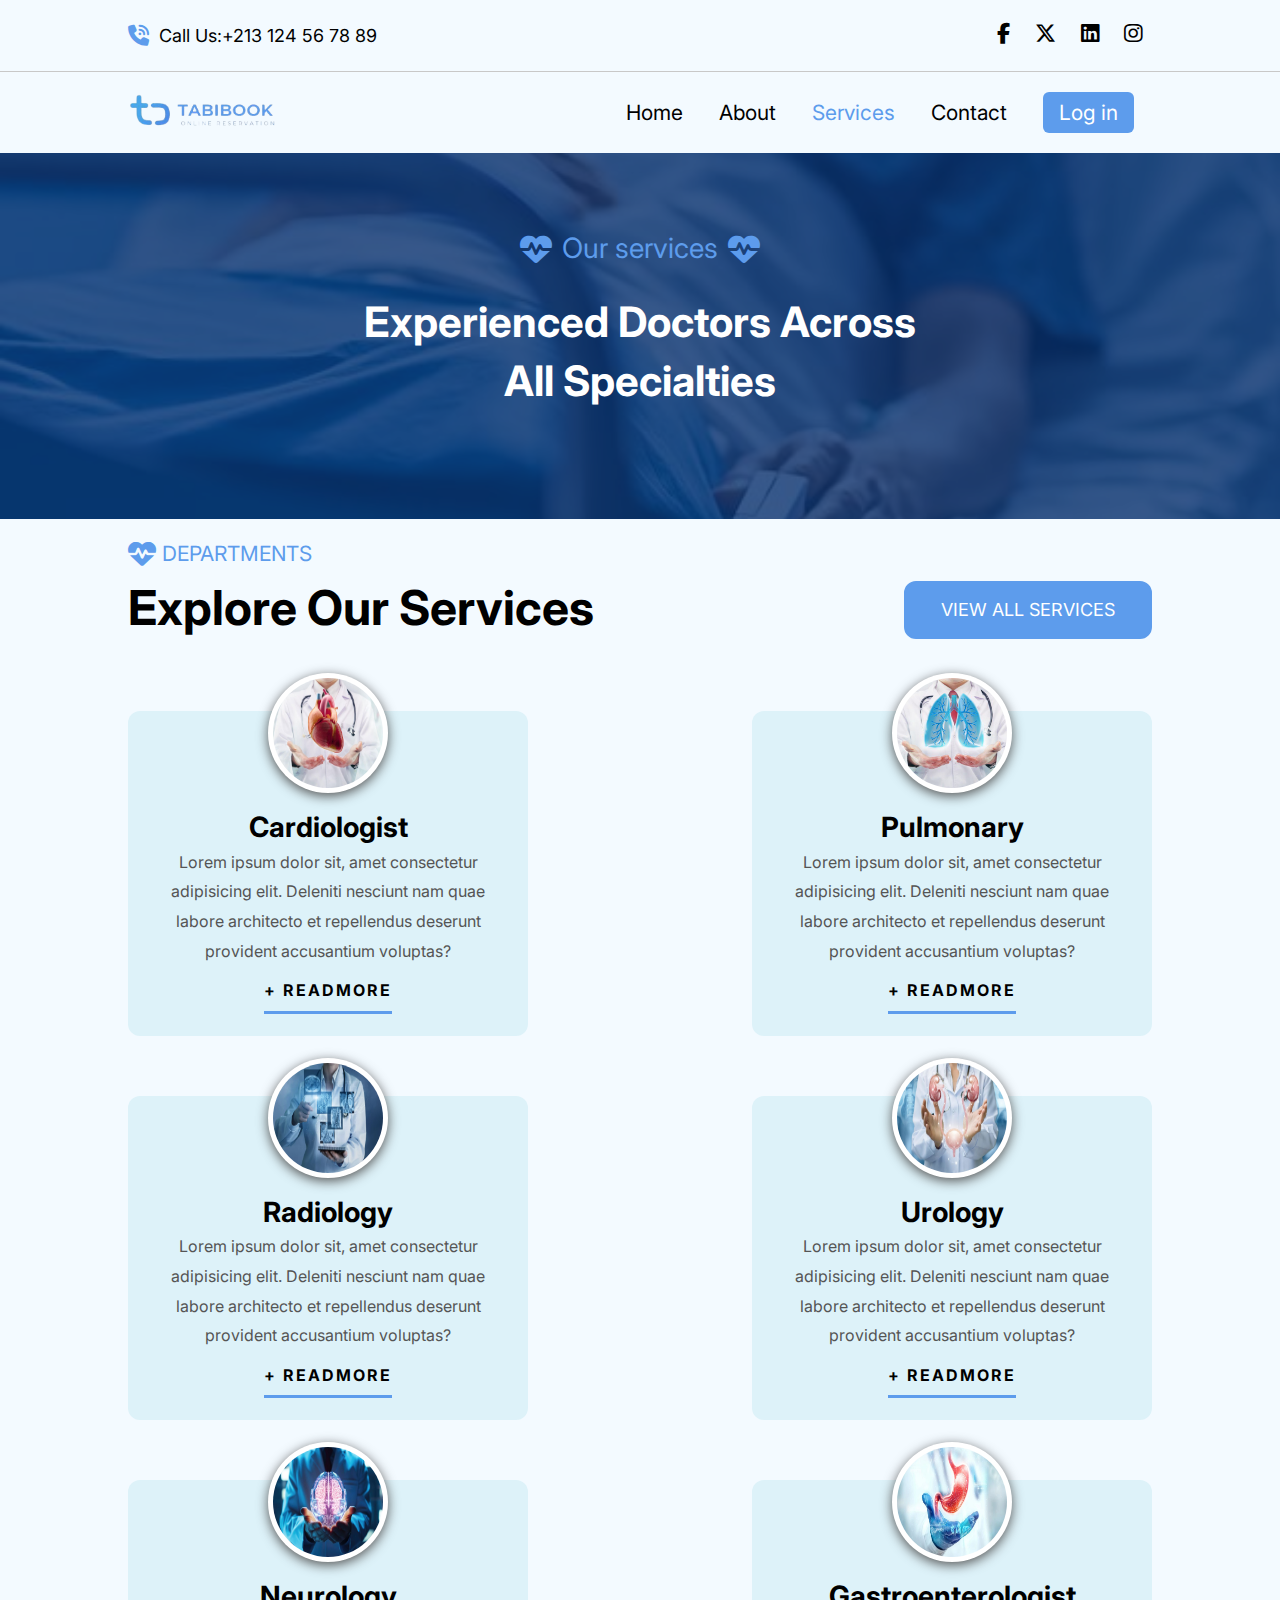
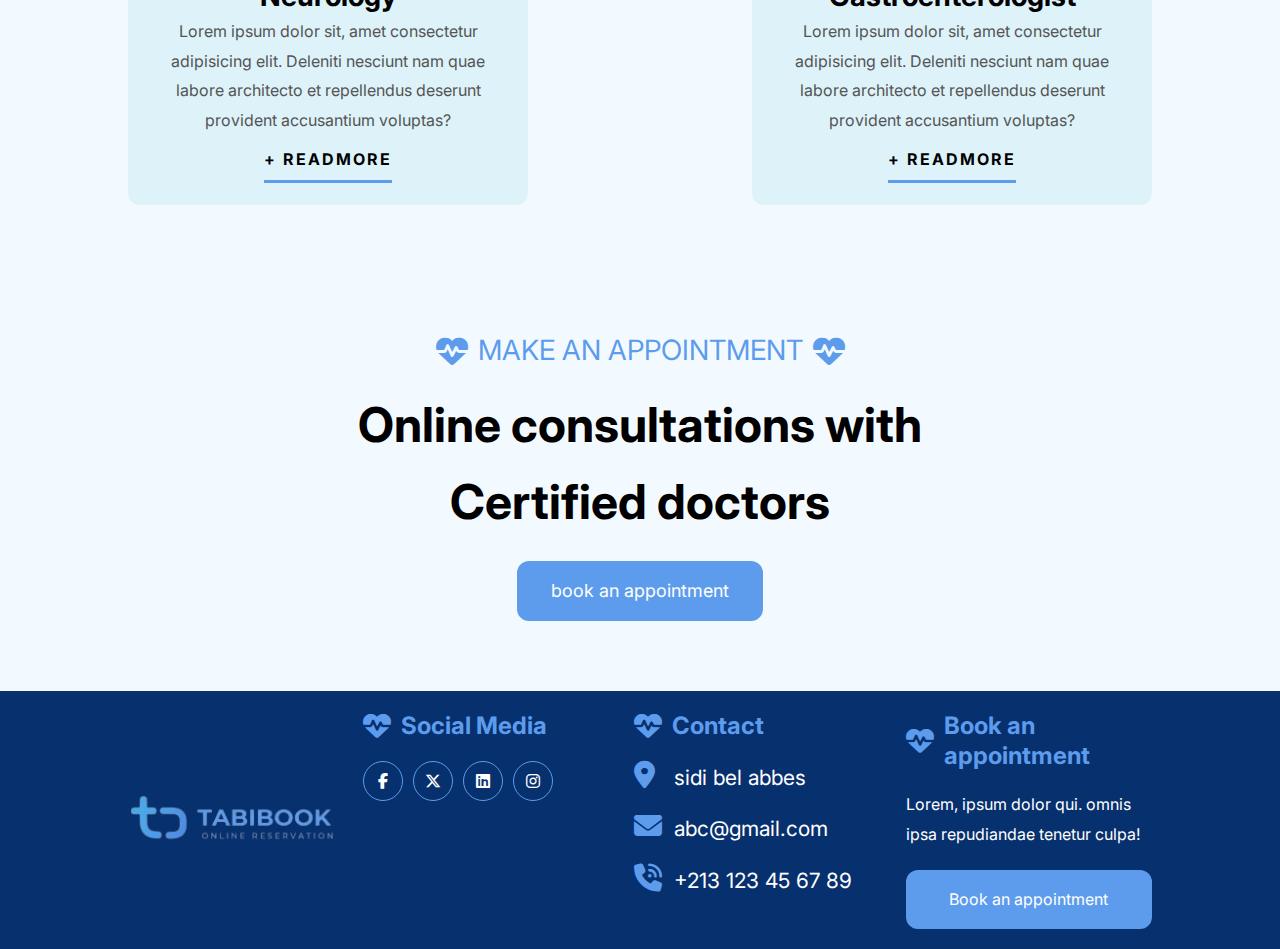
<file: services.html>
<!DOCTYPE html>
<html lang="en">
<head>
    <meta charset="UTF-8">
    <meta name="viewport" content="width=device-width, initial-scale=1.0">
    <title>Tabibook</title>
    <meta name="title" content="Tabibook - Online Reservation">
    <!-- google font -->
    <link rel="preconnect" href="https://fonts.googleapis.com">
    <link rel="preconnect" href="https://fonts.gstatic.com" crossorigin>
    <link href="https://fonts.googleapis.com/css2?family=DM+Sans:ital,opsz,wght@0,9..40,100..1000;1,9..40,100..1000&family=Inter:ital,opsz,wght@0,14..32,100..900;1,14..32,100..900&display=swap" rel="stylesheet">
    <!-- page icon -->
    <link rel="shortcut icon" href="./images/logo.png" type="image/png">
    <!-- icons -->
    <link rel="stylesheet" href="https://cdnjs.cloudflare.com/ajax/libs/font-awesome/6.7.2/css/all.min.css" integrity="sha512-Evv84Mr4kqVGRNSgIGL/F/aIDqQb7xQ2vcrdIwxfjThSH8CSR7PBEakCr51Ck+w+/U6swU2Im1vVX0SVk9ABhg==" crossorigin="anonymous" referrerpolicy="no-referrer" />
    <!-- normalise -->
    <link rel="stylesheet" href="./css/normalize.css">
    <!-- css -->
    <link rel="stylesheet" href="./css/style.css">
</head>
<body class="services-body">
    <header>
        <div class="topbar container">
            <a href="tel:" class="phone">
                <i class="fa-solid fa-phone-volume"></i>
                <span>Call Us:+213 124 56 78 89</span>
            </a>
            <ul class="socialMedia">
                <li>
                    <a href="#">
                        <i class="fa-brands fa-facebook-f"></i>
                    </a>
                    <a href="#">
                        <i class="fa-brands fa-x-twitter"></i>
                    </a>
                    <a href="#">
                        <i class="fa-brands fa-linkedin"></i>
                    </a>
                    <a href="#">
                        <i class="fa-brands fa-instagram"></i>
                    </a>
                </li>
            </ul>
        </div>
        <nav class="container">
            <a href="#" class="logo">
                <img src="./images/logo.png" alt="">
            </a>
            <button class="nav-btn">
                <i class="fa-solid fa-bars"></i>
            </button>
            <ul class="navbar">
                <li><a href="./index.html">Home</a></li>
                <li><a href="./about.html">About</a></li>
                <li><a href="#" class="active">Services</a></li>
                <li><a href="">Contact</a></li>
                <li><a href="./login.html">Log in</a></li>
            </ul>
        </nav>
    </header>
    <main>
        <section class="container title-section">
            <div>
                <span><i class="fa-solid fa-heart-pulse"></i> Our services <i class="fa-solid fa-heart-pulse"></i></span>
                <h1>Experienced Doctors Across<br>All Specialties</h1>
            </div>
        </section>
        <section class="services container">
            <span>
                <i class="fa-solid fa-heart-pulse"></i>
                departments
            </span>
            <div class="title">
                <h2>Explore Our Services</h2>
                <a href="#">VIEW ALL SERVICES</a>
            </div>
            <div class="cards">
                <div class="card">
                    <img src="./images/services/Cardiologist.jpg" alt="">
                    <h3>Cardiologist</h3>
                    <p>Lorem ipsum dolor sit, amet consectetur adipisicing elit. Deleniti nesciunt nam quae labore architecto et repellendus deserunt provident accusantium voluptas?</p>
                    <a href="">+ Readmore</a>
                </div>
                <div class="card">
                    <img src="./images/services/Pulmonary.jpg" alt="">
                    <h3>Pulmonary</h3>
                    <p>Lorem ipsum dolor sit, amet consectetur adipisicing elit. Deleniti nesciunt nam quae labore architecto et repellendus deserunt provident accusantium voluptas?</p>
                    <a href="">+ Readmore</a>
                </div>
                <div class="card">
                    <img src="./images/services/Radiology.jpg" alt="">
                    <h3>Radiology</h3>
                    <p>Lorem ipsum dolor sit, amet consectetur adipisicing elit. Deleniti nesciunt nam quae labore architecto et repellendus deserunt provident accusantium voluptas?</p>
                    <a href="">+ Readmore</a>
                </div>
                <div class="card">
                    <img src="./images/services/Urology.jpg" alt="">
                    <h3>Urology</h3>
                    <p>Lorem ipsum dolor sit, amet consectetur adipisicing elit. Deleniti nesciunt nam quae labore architecto et repellendus deserunt provident accusantium voluptas?</p>
                    <a href="">+ Readmore</a>
                </div>
                <div class="card">
                    <img src="./images/services/Neurology.jpg" alt="">
                    <h3>Neurology</h3>
                    <p>Lorem ipsum dolor sit, amet consectetur adipisicing elit. Deleniti nesciunt nam quae labore architecto et repellendus deserunt provident accusantium voluptas?</p>
                    <a href="">+ Readmore</a>
                </div>
                <div class="card">
                    <img src="./images/services/Gastroenterologist.jpg" alt="">
                    <h3>Gastroenterologist</h3>
                    <p>Lorem ipsum dolor sit, amet consectetur adipisicing elit. Deleniti nesciunt nam quae labore architecto et repellendus deserunt provident accusantium voluptas?</p>
                    <a href="">+ Readmore</a>
                </div>
            </div>
        </section>
        <section class="book container">
            <span><i class="fa-solid fa-heart-pulse"></i> MAKE AN APPOINTMENT <i class="fa-solid fa-heart-pulse"></i></span>
            <h2>Online consultations with <br> Certified doctors</h2>
            <button>book an appointment</button>
        </section>
    </main>
    <footer class="container">
        <img src="./images/logo.png" alt="">
        <div class="socialMedia">
            <div class="title">
                <i class="fa-solid fa-heart-pulse"></i>
                <h2>Social Media</h2>
            </div>
            <ul class="socialMedia">
                <li>
                    <a href="#">
                        <i class="fa-brands fa-facebook-f"></i>
                    </a>
                </li>
                <li>
                    <a href="#">
                        <i class="fa-brands fa-x-twitter"></i>
                    </a>
                </li>
                <li>
                    <a href="#">
                        <i class="fa-brands fa-linkedin"></i>
                    </a>
                </li>
                <li>
                    <a href="#">
                        <i class="fa-brands fa-instagram"></i>
                    </a>
                </li>
            </ul>
        </div>
        <div class="contact">
            <div class="title">
                <i class="fa-solid fa-heart-pulse"></i>
                <h2>Contact</h2>
            </div>
            <ul>
                <li><i class="fa-solid fa-location-dot"></i>sidi bel abbes</li>
                <li><i class="fa-solid fa-envelope"></i>abc@gmail.com</li>
                <li><i class="fa-solid fa-phone-volume"></i>+213 123 45 67 89</li>
            </ul>
        </div>
        <div>
            <div class="title">
                <i class="fa-solid fa-heart-pulse"></i>
                <h2>Book an appointment</h2>
            </div>
            <p>Lorem, ipsum dolor qui. omnis ipsa repudiandae tenetur culpa!</p>
            <a href="#">Book an appointment</a>
        </div>
    </footer>
    <script src="./js/nav.js"></script>
</body>
</html>
</file>
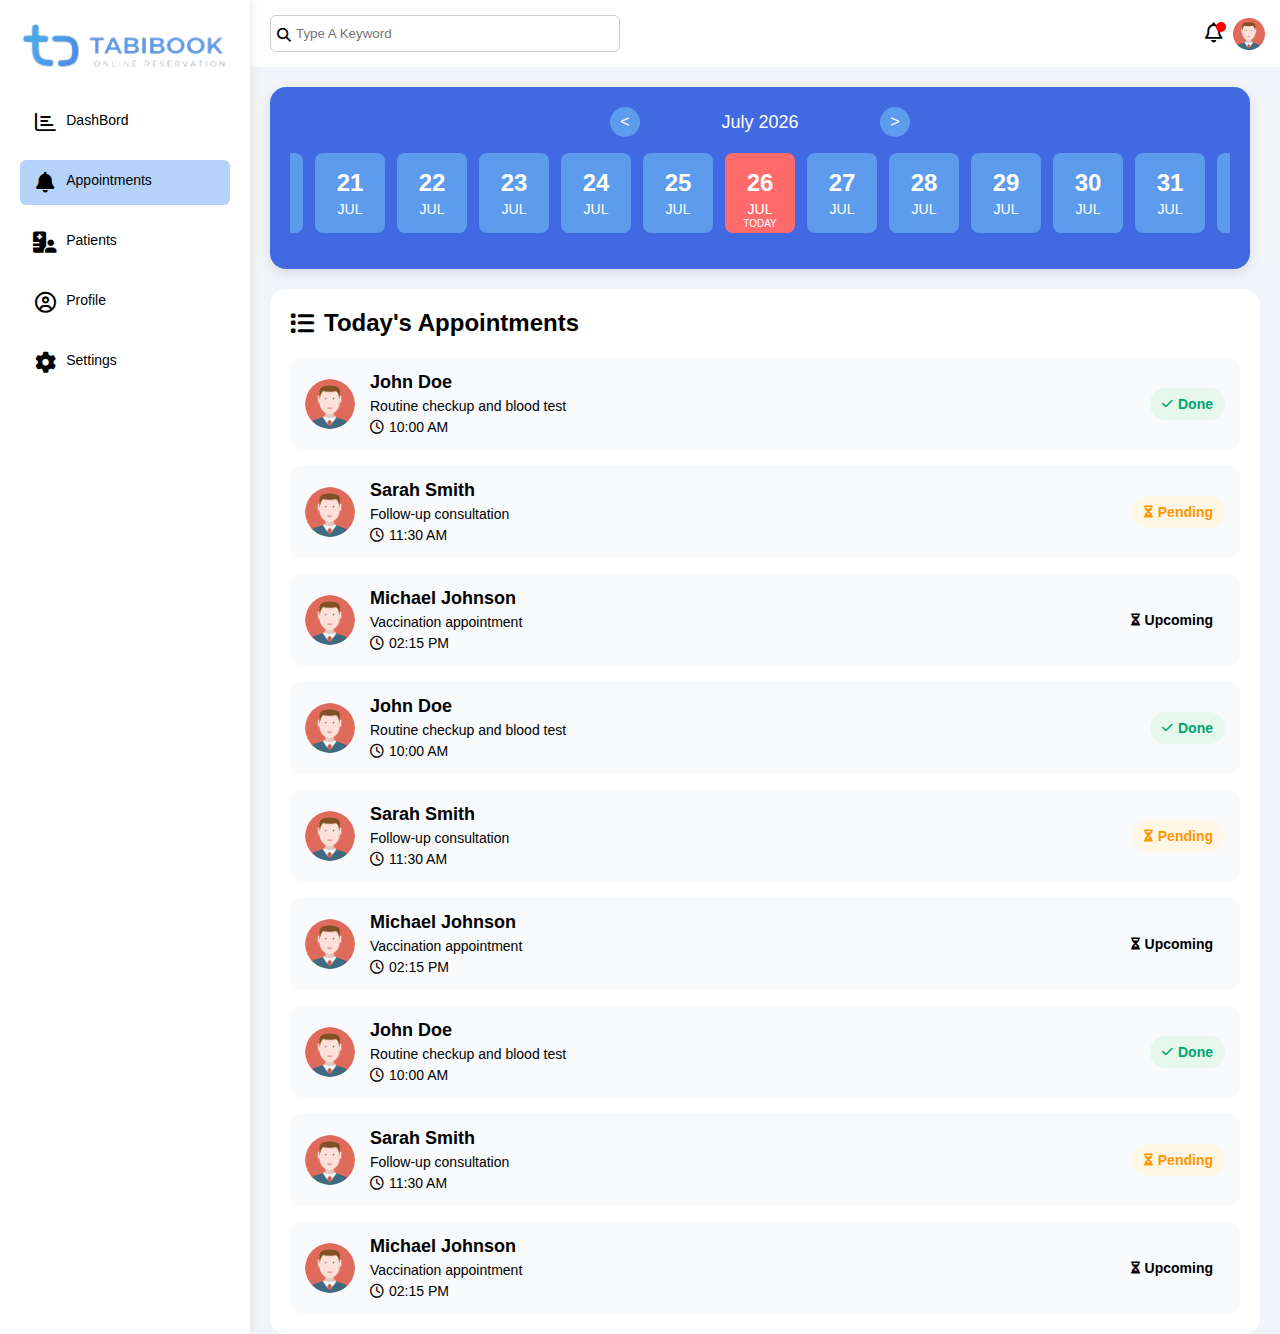
<file: doctor/appoiment.html>
<!DOCTYPE html>
<html lang="en">
<head>
    <meta charset="UTF-8">
    <meta name="viewport" content="width=device-width, initial-scale=1.0">
    <link rel="stylesheet" href="https://cdnjs.cloudflare.com/ajax/libs/font-awesome/6.7.2/css/all.min.css" integrity="sha512-Evv84Mr4kqVGRNSgIGL/F/aIDqQb7xQ2vcrdIwxfjThSH8CSR7PBEakCr51Ck+w+/U6swU2Im1vVX0SVk9ABhg==" crossorigin="anonymous" referrerpolicy="no-referrer" />
    <title>Tabibook</title>
    <link rel="stylesheet" href="../css/doctor.css">
</head>
<body class="page appoiment-calander">
    <div class="sidebar">
        <img src="../images/logo.png" alt="">
        <ul>
            <li>
                <a href="../doctor.html">
                    <i class="fa-regular fa-chart-bar fa-fw"></i>
                    <span>DashBord</span>
                </a>
            </li>
            <li>
                <a href="./appoiment.html" class="active">
                    <i class="fa-solid fa-bell fa-fw"></i>
                    <span>Appointments</span>
                </a>
            </li>
            <li>
                <a href="./Patients.html">
                    <i class="fa-solid fa-hospital-user fa-fw"></i>
                    <span>Patients</span>
                </a>
            </li>
            <li>
                <a href="./profile.html">
                    <i class="fa-regular fa-circle-user fa-fw"></i>
                    <span>Profile</span>
                </a>
            </li>
            <li>
                <a href="./settings.html">
                    <i class="fa-solid fa-gear fa-fw"></i>
                    <span>Settings</span>
                </a>
            </li>
        </ul>
    </div>
    <main>
        <div class="head">
            <div class="search">
                <input type="search" placeholder="Type A Keyword" name="search">
            </div>
            <div class="icons">
                <span class="notification">
                    <i class="fa-regular fa-bell fa-lg"></i>
                </span>
                <img src="../images/avatar.png" alt="">
            </div>
        </div>
        <div class="content">
            <div class="calendar">
            <div class="date-range">
                    <button class="nav-btn prev-btn">&lt;</button>
                    <span class="current-month"></span>
                    <button class="nav-btn next-btn">&gt;</button>
                </div>
                <ul class="days-list"></ul>
            </div>
            <div class="appointments-list">
                <h2><i class="fa-solid fa-list"></i> Today's Appointments</h2>
                <div class="appointment-cards">
                        <!-- Appointment 1 -->
                    <div class="appointment-card done">
                            <div class="patient-info">
                                <img src="../images/avatar.png" alt="Patient" class="patient-photo">
                                <div class="patient-details">
                                    <h3>John Doe</h3>
                                    <p class="appointment-desc">Routine checkup and blood test</p>
                                    <div class="appointment-time">
                                        <i class="fa-regular fa-clock"></i>
                                        <span>10:00 AM</span>
                                    </div>
                                </div>
                            </div>
                            <div class="status-badge done">
                                <i class="fa-solid fa-check"></i>
                                Done
                            </div>
                    </div>
                        <!-- Appointment 2 -->
                    <div class="appointment-card pending">
                            <div class="patient-info">
                                <img src="../images/avatar.png" alt="Patient" class="patient-photo">
                                <div class="patient-details">
                                    <h3>Sarah Smith</h3>
                                    <p class="appointment-desc">Follow-up consultation</p>
                                    <div class="appointment-time">
                                        <i class="fa-regular fa-clock"></i>
                                        <span>11:30 AM</span>
                                    </div>
                                </div>
                            </div>
                            <div class="status-badge pending">
                                <i class="fa-solid fa-hourglass-half"></i>
                                Pending
                            </div>
                    </div>
                        <!-- Appointment 3 -->
                    <div class="appointment-card">
                            <div class="patient-info">
                                <img src="../images/avatar.png" alt="Patient" class="patient-photo">
                                <div class="patient-details">
                                    <h3>Michael Johnson</h3>
                                    <p class="appointment-desc">Vaccination appointment</p>
                                    <div class="appointment-time">
                                        <i class="fa-regular fa-clock"></i>
                                        <span>02:15 PM</span>
                                    </div>
                                </div>
                            </div>
                            <div class="status-badge">
                                <i class="fa-solid fa-hourglass-half"></i>
                                Upcoming
                            </div>
                    </div>
                        <!-- Appointment 1 -->
                        <div class="appointment-card done">
                            <div class="patient-info">
                                <img src="../images/avatar.png" alt="Patient" class="patient-photo">
                                <div class="patient-details">
                                    <h3>John Doe</h3>
                                    <p class="appointment-desc">Routine checkup and blood test</p>
                                    <div class="appointment-time">
                                        <i class="fa-regular fa-clock"></i>
                                        <span>10:00 AM</span>
                                    </div>
                                </div>
                            </div>
                            <div class="status-badge done">
                                <i class="fa-solid fa-check"></i>
                                Done
                            </div>
                    </div>
                        <!-- Appointment 2 -->
                    <div class="appointment-card pending">
                            <div class="patient-info">
                                <img src="../images/avatar.png" alt="Patient" class="patient-photo">
                                <div class="patient-details">
                                    <h3>Sarah Smith</h3>
                                    <p class="appointment-desc">Follow-up consultation</p>
                                    <div class="appointment-time">
                                        <i class="fa-regular fa-clock"></i>
                                        <span>11:30 AM</span>
                                    </div>
                                </div>
                            </div>
                            <div class="status-badge pending">
                                <i class="fa-solid fa-hourglass-half"></i>
                                Pending
                            </div>
                    </div>
                        <!-- Appointment 3 -->
                    <div class="appointment-card">
                            <div class="patient-info">
                                <img src="../images/avatar.png" alt="Patient" class="patient-photo">
                                <div class="patient-details">
                                    <h3>Michael Johnson</h3>
                                    <p class="appointment-desc">Vaccination appointment</p>
                                    <div class="appointment-time">
                                        <i class="fa-regular fa-clock"></i>
                                        <span>02:15 PM</span>
                                    </div>
                                </div>
                            </div>
                            <div class="status-badge">
                                <i class="fa-solid fa-hourglass-half"></i>
                                Upcoming
                            </div>
                    </div>
                        <!-- Appointment 1 -->
                        <div class="appointment-card done">
                            <div class="patient-info">
                                <img src="../images/avatar.png" alt="Patient" class="patient-photo">
                                <div class="patient-details">
                                    <h3>John Doe</h3>
                                    <p class="appointment-desc">Routine checkup and blood test</p>
                                    <div class="appointment-time">
                                        <i class="fa-regular fa-clock"></i>
                                        <span>10:00 AM</span>
                                    </div>
                                </div>
                            </div>
                            <div class="status-badge done">
                                <i class="fa-solid fa-check"></i>
                                Done
                            </div>
                    </div>
                        <!-- Appointment 2 -->
                    <div class="appointment-card pending">
                            <div class="patient-info">
                                <img src="../images/avatar.png" alt="Patient" class="patient-photo">
                                <div class="patient-details">
                                    <h3>Sarah Smith</h3>
                                    <p class="appointment-desc">Follow-up consultation</p>
                                    <div class="appointment-time">
                                        <i class="fa-regular fa-clock"></i>
                                        <span>11:30 AM</span>
                                    </div>
                                </div>
                            </div>
                            <div class="status-badge pending">
                                <i class="fa-solid fa-hourglass-half"></i>
                                Pending
                            </div>
                    </div>
                        <!-- Appointment 3 -->
                    <div class="appointment-card">
                            <div class="patient-info">
                                <img src="../images/avatar.png" alt="Patient" class="patient-photo">
                                <div class="patient-details">
                                    <h3>Michael Johnson</h3>
                                    <p class="appointment-desc">Vaccination appointment</p>
                                    <div class="appointment-time">
                                        <i class="fa-regular fa-clock"></i>
                                        <span>02:15 PM</span>
                                    </div>
                                </div>
                            </div>
                            <div class="status-badge">
                                <i class="fa-solid fa-hourglass-half"></i>
                                Upcoming
                            </div>
                    </div>
                </div> 
            </div>
        </div>
    </main>
    <script src="../js/calendar.js"></script>
</body>
</html>
</file>
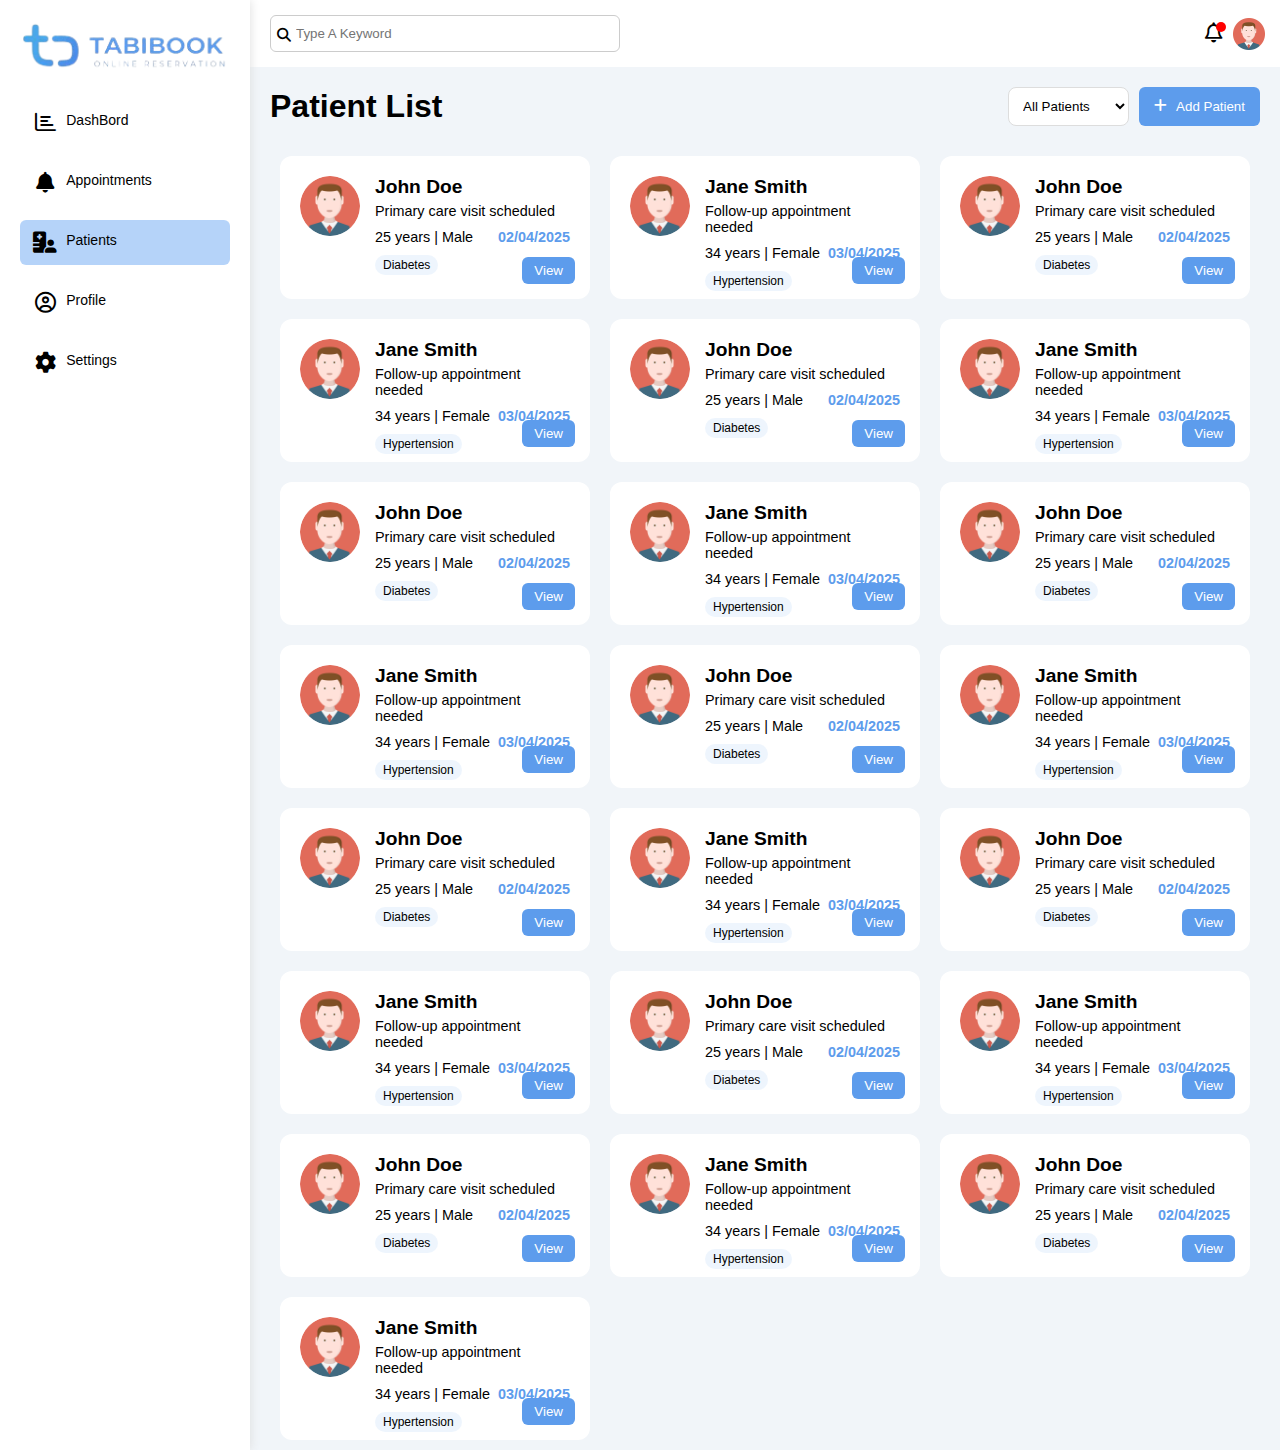
<file: doctor/Patients.html>
<!DOCTYPE html>
<html lang="en">
<head>
    <meta charset="UTF-8">
    <meta name="viewport" content="width=device-width, initial-scale=1.0">
    <link rel="stylesheet" href="https://cdnjs.cloudflare.com/ajax/libs/font-awesome/6.7.2/css/all.min.css" integrity="sha512-Evv84Mr4kqVGRNSgIGL/F/aIDqQb7xQ2vcrdIwxfjThSH8CSR7PBEakCr51Ck+w+/U6swU2Im1vVX0SVk9ABhg==" crossorigin="anonymous" referrerpolicy="no-referrer" />
    <title>Tabibook</title>
    <link rel="stylesheet" href="../css/doctor.css">
</head>
<body class="page paintent-screen">
    <div class="sidebar">
        <img src="../images/logo.png" alt="">
        <ul>
            <li>
                <a href="../doctor.html">
                    <i class="fa-regular fa-chart-bar fa-fw"></i>
                    <span>DashBord</span>
                </a>
            </li>
            <li>
                <a href="./appoiment.html">
                    <i class="fa-solid fa-bell fa-fw"></i>
                    <span>Appointments</span>
                </a>
            </li>
            <li>
                <a href="./Patients.html" class="active">
                    <i class="fa-solid fa-hospital-user fa-fw"></i>
                    <span>Patients</span>
                </a>
            </li>
            <li>
                <a href="./profile.html">
                    <i class="fa-regular fa-circle-user fa-fw"></i>
                    <span>Profile</span>
                </a>
            </li>
            <li>
                <a href="./settings.html">
                    <i class="fa-solid fa-gear fa-fw"></i>
                    <span>Settings</span>
                </a>
            </li>
        </ul>
    </div>
    <main>
        <div class="head">
            <div class="search">
                <input type="search" placeholder="Type A Keyword" name="search">
            </div>
            <div class="icons">
                <span class="notification">
                    <i class="fa-regular fa-bell fa-lg"></i>
                </span>
                <img src="../images/avatar.png" alt="">
            </div>
        </div>
        <div class="content">
            <div class="paintentList-header">
                <h1>Patient List</h1>
                <div class="search-filter">
                    <select class="filter-select">
                        <option value="all">All Patients</option>
                        <option value="diabetes">Diabetes</option>
                        <option value="hypertension">Hypertension</option>
                        <option value="cardiac">Cardiac</option>
                    </select>
                    <button class="add-patient-btn">
                        <i class="fas fa-plus"></i>
                        <span>Add Patient</span>
                    </button>
                </div>
            </div>
            <div class="paintentList">
                <div class="card" data-condition="diabetes">
                    <img src="../images/avatar.png" alt="Patient avatar">
                    <div class="card-content">
                        <h2>John Doe</h2>
                        <p>Primary care visit scheduled</p>
                        <div class="patient-details">
                            <h4>25 years | Male</h4>
                            <span>02/04/2025</span>
                        </div>
                        <div class="patient-status">
                            <span class="condition-tag">Diabetes</span>
                        </div>
                    </div>
                    <button class="view-btn">View</button>
                </div>
                <div class="card" data-condition="hypertension">
                    <img src="../images/avatar.png" alt="Patient avatar">
                    <div class="card-content">
                        <h2>Jane Smith</h2>
                        <p>Follow-up appointment needed</p>
                        <div class="patient-details">
                            <h4>34 years | Female</h4>
                            <span>03/04/2025</span>
                        </div>
                        <div class="patient-status">
                            <span class="condition-tag">Hypertension</span>
                        </div>
                    </div>
                    <button class="view-btn">View</button>
                </div>
                <div class="card" data-condition="diabetes">
                    <img src="../images/avatar.png" alt="Patient avatar">
                    <div class="card-content">
                        <h2>John Doe</h2>
                        <p>Primary care visit scheduled</p>
                        <div class="patient-details">
                            <h4>25 years | Male</h4>
                            <span>02/04/2025</span>
                        </div>
                        <div class="patient-status">
                            <span class="condition-tag">Diabetes</span>
                        </div>
                    </div>
                    <button class="view-btn">View</button>
                </div>
                <div class="card" data-condition="hypertension">
                    <img src="../images/avatar.png" alt="Patient avatar">
                    <div class="card-content">
                        <h2>Jane Smith</h2>
                        <p>Follow-up appointment needed</p>
                        <div class="patient-details">
                            <h4>34 years | Female</h4>
                            <span>03/04/2025</span>
                        </div>
                        <div class="patient-status">
                            <span class="condition-tag">Hypertension</span>
                        </div>
                    </div>
                    <button class="view-btn">View</button>
                </div>
                <div class="card" data-condition="diabetes">
                    <img src="../images/avatar.png" alt="Patient avatar">
                    <div class="card-content">
                        <h2>John Doe</h2>
                        <p>Primary care visit scheduled</p>
                        <div class="patient-details">
                            <h4>25 years | Male</h4>
                            <span>02/04/2025</span>
                        </div>
                        <div class="patient-status">
                            <span class="condition-tag">Diabetes</span>
                        </div>
                    </div>
                    <button class="view-btn">View</button>
                </div>
                <div class="card" data-condition="hypertension">
                    <img src="../images/avatar.png" alt="Patient avatar">
                    <div class="card-content">
                        <h2>Jane Smith</h2>
                        <p>Follow-up appointment needed</p>
                        <div class="patient-details">
                            <h4>34 years | Female</h4>
                            <span>03/04/2025</span>
                        </div>
                        <div class="patient-status">
                            <span class="condition-tag">Hypertension</span>
                        </div>
                    </div>
                    <button class="view-btn">View</button>
                </div>
                <div class="card" data-condition="diabetes">
                    <img src="../images/avatar.png" alt="Patient avatar">
                    <div class="card-content">
                        <h2>John Doe</h2>
                        <p>Primary care visit scheduled</p>
                        <div class="patient-details">
                            <h4>25 years | Male</h4>
                            <span>02/04/2025</span>
                        </div>
                        <div class="patient-status">
                            <span class="condition-tag">Diabetes</span>
                        </div>
                    </div>
                    <button class="view-btn">View</button>
                </div>
                <div class="card" data-condition="hypertension">
                    <img src="../images/avatar.png" alt="Patient avatar">
                    <div class="card-content">
                        <h2>Jane Smith</h2>
                        <p>Follow-up appointment needed</p>
                        <div class="patient-details">
                            <h4>34 years | Female</h4>
                            <span>03/04/2025</span>
                        </div>
                        <div class="patient-status">
                            <span class="condition-tag">Hypertension</span>
                        </div>
                    </div>
                    <button class="view-btn">View</button>
                </div>
                <div class="card" data-condition="diabetes">
                    <img src="../images/avatar.png" alt="Patient avatar">
                    <div class="card-content">
                        <h2>John Doe</h2>
                        <p>Primary care visit scheduled</p>
                        <div class="patient-details">
                            <h4>25 years | Male</h4>
                            <span>02/04/2025</span>
                        </div>
                        <div class="patient-status">
                            <span class="condition-tag">Diabetes</span>
                        </div>
                    </div>
                    <button class="view-btn">View</button>
                </div>
                <div class="card" data-condition="hypertension">
                    <img src="../images/avatar.png" alt="Patient avatar">
                    <div class="card-content">
                        <h2>Jane Smith</h2>
                        <p>Follow-up appointment needed</p>
                        <div class="patient-details">
                            <h4>34 years | Female</h4>
                            <span>03/04/2025</span>
                        </div>
                        <div class="patient-status">
                            <span class="condition-tag">Hypertension</span>
                        </div>
                    </div>
                    <button class="view-btn">View</button>
                </div>
                <div class="card" data-condition="diabetes">
                    <img src="../images/avatar.png" alt="Patient avatar">
                    <div class="card-content">
                        <h2>John Doe</h2>
                        <p>Primary care visit scheduled</p>
                        <div class="patient-details">
                            <h4>25 years | Male</h4>
                            <span>02/04/2025</span>
                        </div>
                        <div class="patient-status">
                            <span class="condition-tag">Diabetes</span>
                        </div>
                    </div>
                    <button class="view-btn">View</button>
                </div>
                <div class="card" data-condition="hypertension">
                    <img src="../images/avatar.png" alt="Patient avatar">
                    <div class="card-content">
                        <h2>Jane Smith</h2>
                        <p>Follow-up appointment needed</p>
                        <div class="patient-details">
                            <h4>34 years | Female</h4>
                            <span>03/04/2025</span>
                        </div>
                        <div class="patient-status">
                            <span class="condition-tag">Hypertension</span>
                        </div>
                    </div>
                    <button class="view-btn">View</button>
                </div>
                <div class="card" data-condition="diabetes">
                    <img src="../images/avatar.png" alt="Patient avatar">
                    <div class="card-content">
                        <h2>John Doe</h2>
                        <p>Primary care visit scheduled</p>
                        <div class="patient-details">
                            <h4>25 years | Male</h4>
                            <span>02/04/2025</span>
                        </div>
                        <div class="patient-status">
                            <span class="condition-tag">Diabetes</span>
                        </div>
                    </div>
                    <button class="view-btn">View</button>
                </div>
                <div class="card" data-condition="hypertension">
                    <img src="../images/avatar.png" alt="Patient avatar">
                    <div class="card-content">
                        <h2>Jane Smith</h2>
                        <p>Follow-up appointment needed</p>
                        <div class="patient-details">
                            <h4>34 years | Female</h4>
                            <span>03/04/2025</span>
                        </div>
                        <div class="patient-status">
                            <span class="condition-tag">Hypertension</span>
                        </div>
                    </div>
                    <button class="view-btn">View</button>
                </div>
                <div class="card" data-condition="diabetes">
                    <img src="../images/avatar.png" alt="Patient avatar">
                    <div class="card-content">
                        <h2>John Doe</h2>
                        <p>Primary care visit scheduled</p>
                        <div class="patient-details">
                            <h4>25 years | Male</h4>
                            <span>02/04/2025</span>
                        </div>
                        <div class="patient-status">
                            <span class="condition-tag">Diabetes</span>
                        </div>
                    </div>
                    <button class="view-btn">View</button>
                </div>
                <div class="card" data-condition="hypertension">
                    <img src="../images/avatar.png" alt="Patient avatar">
                    <div class="card-content">
                        <h2>Jane Smith</h2>
                        <p>Follow-up appointment needed</p>
                        <div class="patient-details">
                            <h4>34 years | Female</h4>
                            <span>03/04/2025</span>
                        </div>
                        <div class="patient-status">
                            <span class="condition-tag">Hypertension</span>
                        </div>
                    </div>
                    <button class="view-btn">View</button>
                </div>
                <div class="card" data-condition="diabetes">
                    <img src="../images/avatar.png" alt="Patient avatar">
                    <div class="card-content">
                        <h2>John Doe</h2>
                        <p>Primary care visit scheduled</p>
                        <div class="patient-details">
                            <h4>25 years | Male</h4>
                            <span>02/04/2025</span>
                        </div>
                        <div class="patient-status">
                            <span class="condition-tag">Diabetes</span>
                        </div>
                    </div>
                    <button class="view-btn">View</button>
                </div>
                <div class="card" data-condition="hypertension">
                    <img src="../images/avatar.png" alt="Patient avatar">
                    <div class="card-content">
                        <h2>Jane Smith</h2>
                        <p>Follow-up appointment needed</p>
                        <div class="patient-details">
                            <h4>34 years | Female</h4>
                            <span>03/04/2025</span>
                        </div>
                        <div class="patient-status">
                            <span class="condition-tag">Hypertension</span>
                        </div>
                    </div>
                    <button class="view-btn">View</button>
                </div>
                <div class="card" data-condition="diabetes">
                    <img src="../images/avatar.png" alt="Patient avatar">
                    <div class="card-content">
                        <h2>John Doe</h2>
                        <p>Primary care visit scheduled</p>
                        <div class="patient-details">
                            <h4>25 years | Male</h4>
                            <span>02/04/2025</span>
                        </div>
                        <div class="patient-status">
                            <span class="condition-tag">Diabetes</span>
                        </div>
                    </div>
                    <button class="view-btn">View</button>
                </div>
                <div class="card" data-condition="hypertension">
                    <img src="../images/avatar.png" alt="Patient avatar">
                    <div class="card-content">
                        <h2>Jane Smith</h2>
                        <p>Follow-up appointment needed</p>
                        <div class="patient-details">
                            <h4>34 years | Female</h4>
                            <span>03/04/2025</span>
                        </div>
                        <div class="patient-status">
                            <span class="condition-tag">Hypertension</span>
                        </div>
                    </div>
                    <button class="view-btn">View</button>
                </div>
                <div class="card" data-condition="diabetes">
                    <img src="../images/avatar.png" alt="Patient avatar">
                    <div class="card-content">
                        <h2>John Doe</h2>
                        <p>Primary care visit scheduled</p>
                        <div class="patient-details">
                            <h4>25 years | Male</h4>
                            <span>02/04/2025</span>
                        </div>
                        <div class="patient-status">
                            <span class="condition-tag">Diabetes</span>
                        </div>
                    </div>
                    <button class="view-btn">View</button>
                </div>
                <div class="card" data-condition="hypertension">
                    <img src="../images/avatar.png" alt="Patient avatar">
                    <div class="card-content">
                        <h2>Jane Smith</h2>
                        <p>Follow-up appointment needed</p>
                        <div class="patient-details">
                            <h4>34 years | Female</h4>
                            <span>03/04/2025</span>
                        </div>
                        <div class="patient-status">
                            <span class="condition-tag">Hypertension</span>
                        </div>
                    </div>
                    <button class="view-btn">View</button>
                </div>
            </div>
        </div>
    </main>
    <!-- Add Patient Modal -->
<div class="modal-overlay" id="addPatientModal">
    <div class="modal-container">
        <div class="modal-header">
            <h2>Add New Patient</h2>
            <button class="close-modal">&times;</button>
        </div>
        <div class="modal-body">
            <form id="patientForm">
                <div class="form-group">
                    <label for="patientName">Full Name</label>
                    <input type="text" id="patientName" placeholder="Enter patient's full name" required>
                </div>
                
                <div class="form-row">
                    <div class="form-group">
                        <label for="patientAge">Age</label>
                        <input type="number" id="patientAge" placeholder="Age" min="0" max="120" required>
                    </div>
                    
                    <div class="form-group">
                        <label for="patientGender">Gender</label>
                        <select id="patientGender" required>
                            <option value="">Select</option>
                            <option value="Male">Male</option>
                            <option value="Female">Female</option>
                            <option value="Other">Other</option>
                        </select>
                    </div>
                </div>
                
                <div class="form-group">
                    <label for="patientCondition">Primary Condition</label>
                    <select id="patientCondition" required>
                        <option value="">Select condition</option>
                        <option value="diabetes">Diabetes</option>
                        <option value="hypertension">Hypertension</option>
                        <option value="cardiac">Cardiac</option>
                        <option value="other">Other</option>
                    </select>
                </div>
                
                <div class="form-group">
                    <label for="patientStatus">Status</label>
                    <select id="patientStatus" required>
                        <option value="routine">Routine</option>
                        <option value="urgent">Urgent</option>
                        <option value="critical">Critical</option>
                    </select>
                </div>
                
                <div class="form-group">
                    <label for="patientNotes">Notes</label>
                    <textarea id="patientNotes" placeholder="Additional notes about the patient"></textarea>
                </div>
                
                <div class="form-actions">
                    <button type="button" class="cancel-btn">Cancel</button>
                    <button type="submit" class="submit-btn">Add Patient</button>
                </div>
            </form>
        </div>
    </div>
</div>
    <script src="../js/Patients.js"></script>
</body>
</html>
</file>
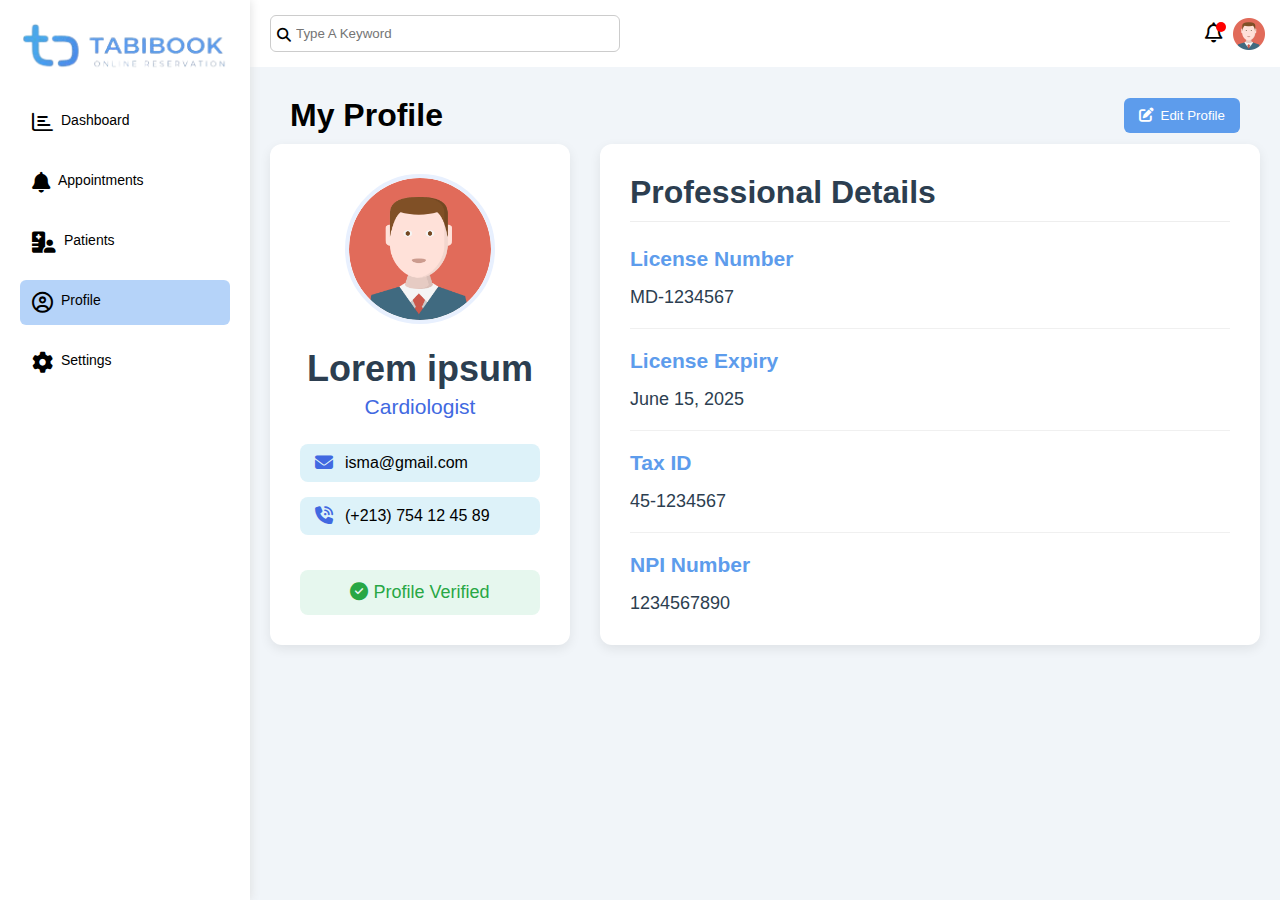
<file: doctor/profile.html>
<!DOCTYPE html>
<html lang="en">
<head>
    <meta charset="UTF-8">
    <meta name="viewport" content="width=device-width, initial-scale=1.0">
    <title>My Profile | Tabibook</title>
    <link rel="stylesheet" href="https://cdnjs.cloudflare.com/ajax/libs/font-awesome/6.7.2/css/all.min.css">
    <link rel="stylesheet" href="../css/doctor.css">
</head>
<body class="profile-page page">
    <div class="sidebar">
        <img src="../images/logo.png" alt="Tabibook Logo">
        <ul>
            <li>
                <a href="../doctor.html">
                    <i class="fa-regular fa-chart-bar"></i>
                    <span>Dashboard</span>
                </a>
            </li>
            <li><a href="./appoiment.html"><i class="fa-solid fa-bell"></i><span>Appointments</span></a></li>
            <li><a href="./Patients.html"><i class="fa-solid fa-hospital-user"></i><span>Patients</span></a></li>
            <li><a href="./profile.html" class="active"><i class="fa-regular fa-circle-user"></i><span>Profile</span></a></li>
            <li><a href="./settings.html"><i class="fa-solid fa-gear"></i><span>Settings</span></a></li>
        </ul>
    </div>
    
    <main>
        <div class="head">
            <div class="search">
                <input type="search" placeholder="Type A Keyword" name="search">
            </div>
            <div class="icons">
                <span class="notification">
                    <i class="fa-regular fa-bell fa-lg"></i>
                </span>
                <img src="../images/avatar.png" alt="">
            </div>
        </div>
        <div class="content">
            <div class="profile-header">
                <h1>My Profile</h1>
                <button>
                    <i class="fas fa-edit"></i>
                    <span>Edit Profile</span>
                </button>
            </div>
            
            <div class="profile-container">
                <div class="profile-card">
                    <img src="../images/avatar.png" alt="">
                    <div class="title">
                        <h2>Lorem ipsum</h2>
                        <p>Cardiologist</p>
                    </div>
                    <div class="contact">
                       <div>
                            <i class="fa-solid fa-envelope"></i>
                            <span>isma@gmail.com</span>
                       </div>
                       <div>
                            <i class="fa-solid fa-phone-volume"></i>
                            <span>(+213) 754 12 45 89</span>
                        </div>
                    </div>
                    <button>
                        <i class="fas fa-check-circle"></i>
                        <span>Profile Verified</span>
                    </button>
                </div>
                <div class="profile-details">
                        <h2>Professional Details</h2>
                        <div>
                            <h3>License Number</h3>
                            <span>MD-1234567</span>
                        </div>
                        <div>
                            <h3>License Expiry</h3>
                            <span>June 15, 2025</span>
                        </div>
                        <div>
                            <h3>Tax ID</h3>
                            <span>45-1234567</span>
                        </div>
                        <div>
                            <h3>NPI Number</h3>
                            <span>1234567890</span>
                        </div>
                </div>
            </div>
        </div>
        
    </main>
    <!-- Edit Profile Modal -->
<div class="modal-overlay" id="editProfileModal">
    <div class="modal-container">
        <div class="modal-header">
            <h2>Edit Profile</h2>
            <button class="close-modal">&times;</button>
        </div>
        <div class="modal-body">
            <form id="profileForm">
                <div class="form-group">
                    <label for="profileName">Full Name</label>
                    <input type="text" id="profileName" value="Lorem ipsum" required>
                </div>
                
                <div class="form-group">
                    <label for="profileSpecialty">Specialty</label>
                    <input type="text" id="profileSpecialty" value="Cardiologist" required>
                </div>
                
                <div class="form-group">
                    <label for="profileEmail">Email</label>
                    <input type="email" id="profileEmail" value="isma@gmail.com" required>
                </div>
                
                <div class="form-group">
                    <label for="profilePhone">Phone</label>
                    <input type="tel" id="profilePhone" value="(+213) 754 12 45 89" required>
                </div>
                
                <div class="form-group">
                    <label for="profileLicense">License Number</label>
                    <input type="text" id="profileLicense" value="MD-1234567" required>
                </div>
                
                <div class="form-group">
                    <label for="profileExpiry">License Expiry</label>
                    <input type="date" id="profileExpiry" value="2025-06-15" required>
                </div>
                
                <div class="form-group">
                    <label for="profileTaxID">Tax ID</label>
                    <input type="text" id="profileTaxID" value="45-1234567" required>
                </div>
                
                <div class="form-group">
                    <label for="profileNPI">NPI Number</label>
                    <input type="text" id="profileNPI" value="1234567890" required>
                </div>
                
                <div class="form-group">
                    <label for="profilePhoto">Profile Photo</label>
                    <input type="file" id="profilePhoto" accept="image/*">
                    <small>Max file size: 2MB</small>
                </div>
                
                <div class="form-actions">
                    <button type="button" class="cancel-btn">Cancel</button>
                    <button type="submit" class="submit-btn">Save Changes</button>
                </div>
            </form>
        </div>
    </div>
</div>
<script src="../js/profile.js"></script>
</body>
</html>
</file>
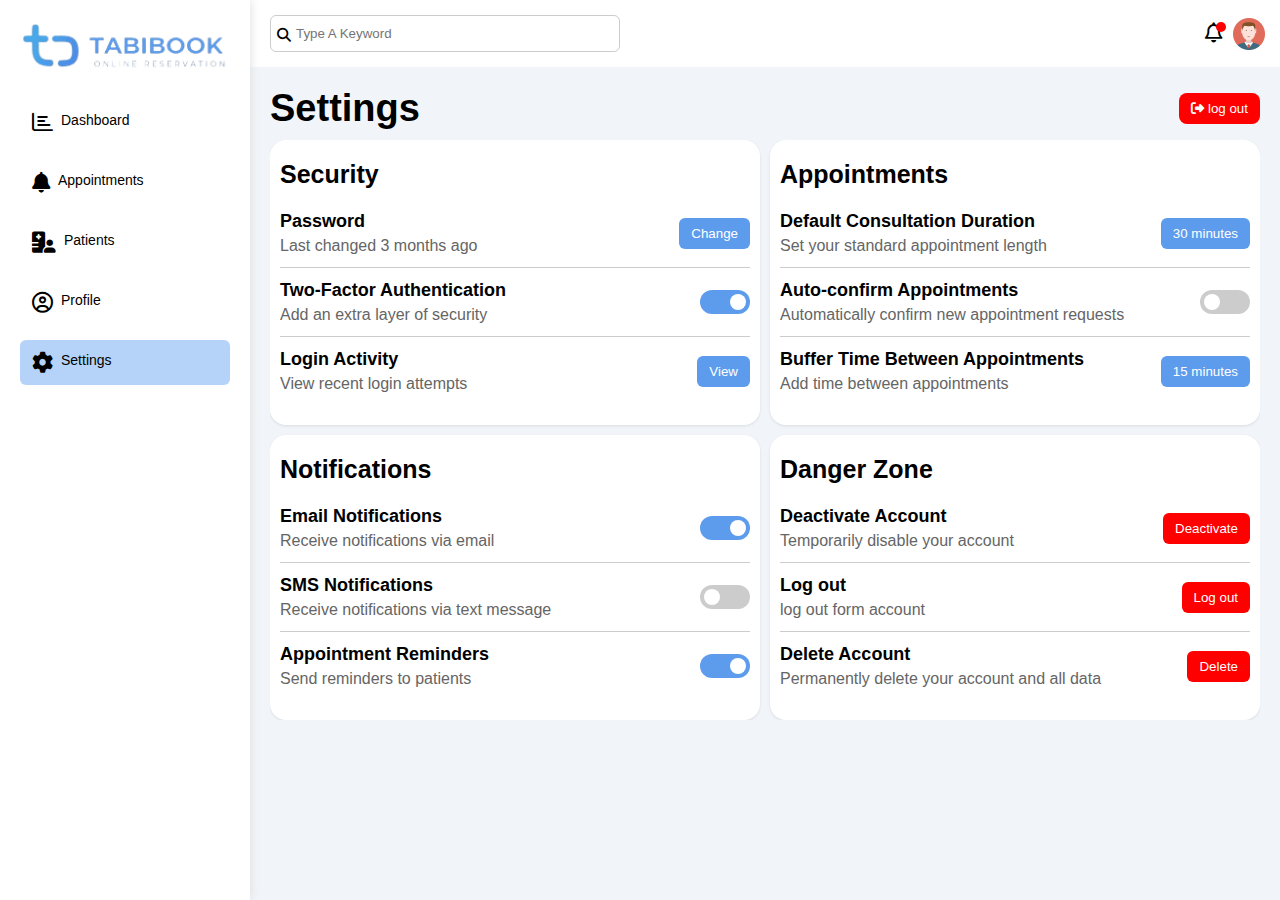
<file: doctor/settings.html>
<!DOCTYPE html>
<html lang="en">
<head>
    <meta charset="UTF-8">
    <meta name="viewport" content="width=device-width, initial-scale=1.0">
    <title>Settings | Tabibook</title>
    <link rel="stylesheet" href="https://cdnjs.cloudflare.com/ajax/libs/font-awesome/6.7.2/css/all.min.css">
    <link rel="stylesheet" href="../css/doctor.css">
</head>
<body>
    <div class="sidebar">
        <img src="../images/logo.png" alt="Tabibook Logo">
        <ul>
            <li><a href="../doctor.html"><i class="fa-regular fa-chart-bar"></i><span>Dashboard</span></a></li>
            <li><a href="./appoiment.html"><i class="fa-solid fa-bell"></i><span>Appointments</span></a></li>
            <li><a href="./Patients.html"><i class="fa-solid fa-hospital-user"></i><span>Patients</span></a></li>
            <li><a href="./profile.html"><i class="fa-regular fa-circle-user"></i><span>Profile</span></a></li>
            <li><a href="./settings.html" class="active"><i class="fa-solid fa-gear"></i><span>Settings</span></a></li>
        </ul>
    </div> 
    <main class="page setting-page">
        <div class="head">
            <div class="search">
                <input type="search" placeholder="Type A Keyword" name="search">
            </div>
            <div class="icons">
                <span class="notification">
                    <i class="fa-regular fa-bell fa-lg"></i>
                </span>
                <img src="../images/avatar.png" alt="">
            </div>
        </div>
        <div class="content">
            <div class="settings-header">
                <h1>Settings</h1>
                <button>
                    <i class="fa-solid fa-right-from-bracket"></i>
                    <span>log out</span>
                </button>
            </div>
            <div class="settings-container">
                <!-- <div class="card">
                    <div>
                        <h3>Personal Information</h3>
                        <div class="info">
                            <div>
                                <h4>Name</h4>
                                <p>Dr. Sarah Johnson</p>
                            </div>
                            <button>Edit</button>
                        </div>
                        <div class="info">
                            <div>
                                <h4>Email</h4>
                                <p>s.johnson@clinic.com</p>
                            </div>
                            <button>Edit</button>
                        </div>
                        <div class="info">
                            <div>
                                <h4>Phone Number</h4>
                                <p>(+213) 123 45 65 89</p>
                            </div>
                            <button>Edit</button>
                        </div>
                    </div>
                </div> -->
                <div class="card">
                        <h3>Security</h3>
                        <div class="info">
                            <div>
                                <h4>Password</h4>
                                <p>Last changed 3 months ago</p>
                            </div>
                            <button>Change</button>
                        </div>
                        <div class="info">
                            <div>
                                <h4>Two-Factor Authentication</h4>
                                <p>Add an extra layer of security</p>
                            </div>
                            <label class="toggle-switch">
                                <input type="checkbox" checked>
                                <span class="toggle-slider"></span>
                            </label>
                        </div>
                        <div class="info">
                            <div>
                                <h4>Login Activity</h4>
                                <p>View recent login attempts</p>
                            </div>
                            <button>View</button>
                        </div>
                </div>  
                <div class="card">
                        <h3>Appointments</h3>
                        <div class="info">
                            <div>
                                <h4>Default Consultation Duration</h4>
                                <p>Set your standard appointment length</p>
                            </div>
                            <button>30 minutes</button>
                        </div>
                        <div class="info">
                            <div>
                                <h4>Auto-confirm Appointments</h4>
                                <p>Automatically confirm new appointment requests</p>
                            </div>
                            <label class="toggle-switch">
                                <input type="checkbox">
                                <span class="toggle-slider"></span>
                            </label>
                        </div>
                        <div class="info">
                            <div>
                                <h4>Buffer Time Between Appointments</h4>
                                <p>Add time between appointments</p>
                            </div>
                            <button>15 minutes</button>
                        </div>
                </div>
                <div class="card">
                    <h3>Notifications</h3>
                    <div class="info">
                        <div>
                            <h4>Email Notifications</h4>
                            <p>Receive notifications via email</p>
                        </div>
                        <label class="toggle-switch">
                            <input type="checkbox" checked>
                            <span class="toggle-slider"></span>
                        </label>
                    </div>
                    <div class="info">
                        <div>
                            <h4>SMS Notifications</h4>
                            <p>Receive notifications via text message</p>
                        </div>
                        <label class="toggle-switch">
                            <input type="checkbox">
                            <span class="toggle-slider"></span>
                        </label>
                    </div>
                    <div class="info">
                        <div>
                            <h4>Appointment Reminders</h4>
                            <p>Send reminders to patients</p>
                        </div>
                        <label class="toggle-switch">
                            <input type="checkbox" checked>
                            <span class="toggle-slider"></span>
                        </label>
                    </div>
                </div>   
                <div class="card">
                        <h3>Danger Zone</h3>
                        <div class="info">
                            <div>
                                <h4>Deactivate Account</h4>
                                <p>Temporarily disable your account</p>
                            </div>
                            <button>Deactivate</button>
                        </div>
                        <div class="info">
                            <div>
                                <h4>Log out</h4>
                                <p>log out form account</p>
                            </div>
                            <button>Log out</button>
                        </div>
                        <div class="info">
                            <div>
                                <h4>Delete Account</h4>
                                <p>Permanently delete your account and all data</p>
                            </div>
                            <button>Delete</button>
                        </div>
                </div>
            </div>
        </div>
    </main>
</body>
</html>
</file>
<file: css/style.css>
:root{
    /* color */
    --primary-color:#5D9CEC;
    --sky-blue: #5D9CEC;
    --royal-blue: #4169e1;
    --deep-blue: #1430b8;
    --navy-blue: #25395f;
    --midnight-blue: #1c2030;
    --loading-text-gradient: linear-gradient(90deg, 
        transparent 0% 16.66%, 
        var(--midnight-blue) 33.33% 50%,  
        transparent 66.66% 75%);
    --white:#ffff;
     /* font */
--fontFamily-forum: 'Forum', cursive;
--fontFamily-dm_sans: 'DM Sans', sans-serif;

--fontSize-display-1: calc(1.3rem + 6.7vw);
--fontSize-headline-1: calc(2rem + 2.5vw);
--fontSize-headline-2: calc(1.3rem + 2.4vw);
--fontSize-title-1: calc(1.6rem + 1.2vw);
--fontSize-title-2: 2.2rem;
--fontSize-title-3: 2.1rem;
--fontSize-title-4: calc(1.6rem + 1.2vw);
--fontSize-body-1: 2.4rem;
--fontSize-body-2: 1.6rem;
--fontSize-body-3: 1.8rem;
--fontSize-body-4: 1.6rem;
--fontSize-label-1: 1.4rem;
--fontSize-label-2: 1.2rem;

--weight-regular: 400;
--weight-bold: 700;

--lineHeight-1: 1em;
--lineHeight-2: 1.2em;
--lineHeight-3: 1.5em;
--lineHeight-4: 1.6em;
--lineHeight-5: 1.85em;
--lineHeight-6: 1.4em;

--letterSpacing-1: 0.15em;
--letterSpacing-2: 0.4em;
--letterSpacing-3: 0.2em;
--letterSpacing-4: 0.3em;
--letterSpacing-5: 3px;
/*  */
--section-space: 70px;
--shadow-1: 0px 0px 25px 0px hsla(0, 0%, 0%, 0.25);
/* Border Radius */
--radius-24: 24px;
--radius-circle: 50%;
/* Transition */
--transition-1: 250ms ease;
--transition-2: 500ms ease;
--transition-3: 1000ms ease;
}
/* web */
*,*::after,*::before{
    padding:0;
    margin:0;
    box-sizing:border-box;
}
html{
    scroll-behavior:smooth;
    font-size:10px;
}
body{
    background-color:#f3faff;
    color:var(--white);
    font-size:var(--fontSize-body-4);
    font-weight:var(--weight-regular);
    font-family: "Inter", sans-serif;
    line-height:var(--lineHeight-5);
    width:100%;
    overflow-x: hidden;
    color: black;
    min-height: 100vh;
}
body.loded{
    overflow: overlay;
}
ul{
    list-style:none;
}
img{
    width:100%;
    height:auto;
}
a,input,button,textarea,span,img,data,select,.icon{
    display: block;
}
a{
    text-decoration:none;
}
select,input,button,textarea{
    border:none;
    background: none;
}
select,input,textarea{
    outline: none;
    width:100%;
}
button{
    cursor:pointer;
}
address{
    font-style: normal;
}
::-webkit-scrollbar { 
    width: 5px; 
}
::-webkit-scrollbar-track { 
    background-color: transparent; 
}
::-webkit-scrollbar-thumb { 
    background-color: var(--sky-blue); 
}

/* preloader */
.preload{
    position: fixed;
    top: 0;
    right: 0;
    left: 0;
    bottom: 0;
    background-color:var(--sky-blue);
    z-index: 10;
    display: grid;
    place-content: center;
    justify-items: center;
    transition: var(--transition-2);
}
.preload>*{
    transition: var(--transition-1);
}
.preload.loaded > *{
    opacity: 0;
}
.preload.loaded {
    transition-delay: 250ms;
    transform:translateY(100%);
}
.circle{
    width: 112px;
    height: 112px;
    border-radius: 50%;
    border: 3px solid var(--white);
    border-block-start-color: var(--midnight-blue);
    margin-block-end: 45px;
    animation: rotate360 1s linear infinite;
}
.preload .text {
    background-image: var(--loading-text-gradient);
    background-size: 500%;
    font-size: calc(2rem + 3vw);
    font-weight: var(--weight-bold);
    line-height: 1em;
    text-transform: uppercase;
    letter-spacing: 16px;
    padding-inline-start: 16px;
    
    -webkit-text-fill-color: transparent;
    background-clip: text;
    -webkit-background-clip: text;
    -webkit-text-stroke: 0.5px black;
    
    animation: loadingText 2s linear infinite;
}

@keyframes loadingText {
    0% {
        background-position: 100%;
    }
    100% {
        background-position: 0%;
    }
}

@keyframes rotate360 {
    0%{
        transform: rotate(0);
    }
    100%{
        transform: rotate(360deg);
    }
}

/* topbar */
.container{
    padding-block:20px;
    padding-inline:10%;
}
.topbar{
    display: flex;
    border-bottom: 1px solid #c8c8c8;
}
.topbar i{
    font-size: 21px;
}
.topbar .phone{
    display: flex;
    align-items: center;
}
.topbar .phone i{
    color:#5D9CEC;
    margin-right: 10px;
}
.topbar .phone span{
    color:black;
    font-size: 18px;
    transition: 0.3s;
}
.topbar ul li a{
    color:black;
    font-size: 18px;
    display: inline;
    margin-inline:10px;
    transition: 0.3s;
}
.topbar .phone:hover span,.topbar ul li a:hover{
    color :#5D9CEC;
}
nav{
    display: flex;
    justify-content: space-between;
    align-items: center;
}
nav>a{
    width: fit-content;
}
nav img{
    width:150px;
}
nav .navbar li a{
    color: #000;
    font-size: 21px;
}
nav .navbar a:hover,nav .navbar a.active{
    color: #5D9CEC ;
}
nav .navbar li:last-of-type a{
    color: white;
    background-color: #5D9CEC;
    padding:6px 16px;
    border-radius: 6px;
    font-size: 21px;
}
nav .navbar li:last-of-type a:hover{
    background-color:#5D9CEC ;
}
/* hero section */
.hero {
    position: relative;
    color: white;
    background-image: url(../images/image1.jpg);
    background-position: center;
    background-repeat: no-repeat;
    background-size: cover;
    min-height: 90vh;
}
.hero::after{
    content:"";
    position: absolute;
    left: 0;
    top: 0;
    height: 100%;
    width: 100%;
    background-color: #5d9bec56;
    z-index: 1;
}
.hero .text ,.hero > button , .features{
    position: relative;
    z-index: 2;
}
.hero .text h1{
    line-height: 1.2;
    margin-bottom: 10px;
}
.hero .text p{
    line-height: 1.7;
    margin-bottom: 20px;
    font-style: 21px;
}
.hero .text button{
    padding: 12px 21px;
    border-radius: 6px;
    border: 2px solid var(--primary-color);
    background-color: var(--primary-color);
    color: white;
    font-weight: bold;
    transition: 0.3s;
}
.hero .text button:hover{
    background-color: transparent;
}
/* features */
.features{
    background-color: white;
    border-radius: 25px;
    margin-inline:10%;
    transform: translateY(-20%);
    padding: 20px;
    display: flex;
    gap:20px;
}
.features-item{
    display: flex;
    align-items: center;
}
.features-item i{
    color:white;
    background-color: var(--primary-color);
    border-radius: 50%;
    margin-right: 20px;
}
.features-item h3{
    font-size:21px;
    margin-bottom: 5px;
}
.features-item p{
    font-size:14px;
    color:#555;
    margin-bottom: 10px;
}
.features-item a{
    font-size:16px;
    width: fit-content;
    padding:2px;
    border-radius: 2px;
    border-bottom: 3px solid var(--primary-color);
    color: black;
    transition: 0.3s;
    font-weight: bold;
}
.features-item a:hover{
    color: var(--primary-color);
}
.aboutUs{
    display: flex;
    align-items: center;
}
.aboutUs img{
    width: 600px;
    max-width: 100%;
    margin-right:30px;
    height: 700px;
}
.aboutUs span{
    color: var(--primary-color);
    color: 21px;
    margin-bottom: 20px;
}
.aboutUs span i{
    margin-right: 8px;
}
.aboutUs h2{
    font-size: 38px;
    margin-bottom: 10px;
    line-height: 1.4;
}
.aboutUs p{
    color: #555;
    font-size: 16px;
    margin-bottom: 10px;
}
.aboutUs .text div{
    padding: 20px;
    background-color: #07306e;
    border-radius: 20px;
    font-size: 21px;
    color: white;
}
.aboutUs .text div ul li{
    margin-bottom: 25px;
}
.aboutUs .text div ul li i{
    margin-right: 5px;
}
.aboutUs .text div a{
    width: 100%;
    background-color: var(--primary-color);
    border: 2px solid var(--primary-color);
    padding: 12px;
    text-align: center;
    color: white;
    font-size: 26px;
    margin-block: 10px;
    border-radius:12px;
    transition: 0.3s;
}
.aboutUs .text div a:hover{
    background-color: transparent;
}
.services > span, .benefits > .title span ,.testimonials >span{
    color: var(--primary-color);
    font-size: 21px;
    text-transform: uppercase;
    margin-bottom:10px;
    align-items: center;
    display: flex;
}
.services > span i,.benefits > .title span i , .testimonials >span i{
    margin-right: 6px;
    font-size: 28px;
}
.services .title {
    display: flex;
    justify-content: space-between;
    align-items: center;
    margin-bottom: 70px;
}
.services .title h2,.benefits h2,.testimonials .title h2{
    font-weight: bold;
    line-height: 1.2;
}
.services .title a{
    font-size: 18px;
    padding: 12px 35px;
    background-color:var(--primary-color);
    color: white;
    border-radius:12px;
    border: 2px solid var(--primary-color);
    transition: 0.3s ;
} 
.services .title a:hover{
    background-color: transparent;
    color: #000;
}
.services .cards{
    display: flex;
    flex-wrap: wrap;
    justify-content: space-between;
}
.services .card{
    padding: 20px;
    background-color: #ddf2f9;
    border-radius: 12px;
    transition: 0.3s background-color,0.3s transform;
    border: transparent 2px solid;
    width: 400px;
    max-width: 100%;
    text-align: center;
    margin-bottom: 60px;
}
.services .card img{
    width:120px;
    height: 120px;
    padding:5px;
    background-color: white;
    border-radius: 50%;
    box-shadow: #555 0px 3px 12px;
    margin-inline:auto;
    transform: translateY(-50%);
    margin-bottom: -40px;
}
.services .card h3{
    font-size: 28px;
    margin-bottom: 5px;
}
.services .card p{
    color: #555;
    margin-bottom: 10px;
}
.services .card a{
    text-transform: uppercase;
    letter-spacing: 2px;
    color: black;
    font-weight: bold;
    padding-bottom: 5px;
    border-bottom: 3px var(--primary-color) solid;
    width: fit-content;
    margin-inline:auto;
}
.services .card:hover{
    background-color: transparent;
    border-color: var(--primary-color);
    transform: translateY(-5%);
}
.services .card:hover a{
    color: var(--primary-color);
}
.benefits{
    display: flex;
    justify-content: space-between;
}
.benefits p{
    color: #555;
}
.benefits ul li{
    width: 600px;
    max-width: 100%;
    display: flex;
    align-items: center;
    padding: 20px;
    border-radius: 12px;
    border: 1px solid var(--primary-color);
    margin-bottom: 20px;
    background: #ddf2f9;
    transition: 0.3s box-shadow;
}
.benefits ul li:hover{
    background: transparent;
    box-shadow: #555 0px 2px 5px;
}
.benefits ul li >i{
    font-size: 32px;
    color: var(--primary-color);
}
.benefits ul li span{
    font-size: 18px;
    margin-inline:20px;
}
.benefits ul li a{
    color: white;
    width: 40px;
    height: 40px;
    background-color: var(--primary-color);
    border-radius: 6px;
    position: relative;
    margin-left: auto;
}
.benefits ul li a i{
    position: absolute;
    left:50%;
    top: 50%;
    transform: translate(-50%,-50%);
    font-size: 21px;
}

.testimonials {
    overflow: hidden;
}
.testimonials .title{
    display: flex;
    justify-content: space-between;
    align-items: center;
    margin-bottom: 20px;
    flex-wrap: nowrap;
}
.reviews-container {
    width: 100%;
    overflow: hidden;
    position: relative;
}
.reviews {
    display: flex;
    gap: 20px;
    width: 100%;
    transition: transform 0.5s ease-in-out; 
}
.counter{
    display: flex;
    background-color:#07306e;
    padding-block: 25px;
    text-align: center;
    color: white;
}
.counter > div{
    width:fit-content;
}
.counter > div div{
    position: relative;
    width: 80px;
    height: 80px;
    background-color: var(--primary-color);
    border-radius: 50%;
    margin-inline:auto;
    margin-bottom: 10px;
}
.counter div div i{
    font-size: 42px;
    position: absolute;
    top:50%;
    left: 50%;
    transform: translate(-50%,-50%);
}
.counter h3{
    font-size: 28px;
    margin-bottom: 5px;
}
.counter span{
    font-size: 21px;
    margin-bottom: 5px;
}
.testimonials .reviews .review{
    background-color: white;
    border-radius: 16px;
    padding: 25px;
}
.testimonials .reviews .review > i {
    font-size: 48px;
    color: #07306e;
    position: relative;
    margin-bottom: 40px;
    z-index: 1;
}

.testimonials .reviews .review > i::after {
    content: "\f10d"; 
    font-family: "Font Awesome 5 Free"; 
    font-weight: 900;
    font-size: 48px;
    color: #5D9CEC;
    position: absolute;
    left:3px;
    top:5px;
    z-index: -1;
}
.testimonials .reviews .review p{
    font-size:16px;
    margin-bottom: 20px;
}
.testimonials .reviews .review .personne{
    display: flex;
    align-items: center;
    gap: 20px;
}
.testimonials .reviews .review .personne img{
    width: 60px;
    height: 60px;
    border-radius: 12px;
}
.testimonials .reviews .review .personne i{
    color: #FFD700;
    font-size: 16px;
    margin-bottom: 5px;
}
.testimonials .reviews .review .personne h3{
    font-size: 18px;
}
footer{
    display: flex;
    background-color: #07306e;
}
footer img{
    width:210px;
    margin-block:auto;
}
footer > div{
    width: 350px;
    max-width: 100%;
}
footer > div .title{
    display: flex;
    gap: 10px;
    align-items: center;
    color: #5D9CEC;
    margin-bottom: 20px;
}
footer > div .title i{
    font-size:28px;
}
footer > div.socialMedia ul{
    display: flex;
}
footer > div.socialMedia ul li a{
    color: white;
    width: 40px;
    height:40px;
    border-radius: 50%;
    border: 1px solid var(--primary-color);
    margin-inline-end:10px;
    display: flex;
    justify-content: center;
    align-items: center;
    transition: 0.3s;
}
footer > div.socialMedia ul li a:hover{
    background-color: var(--primary-color);
}
footer > div.contact ul li{
    font-size: 21px;
    color: white;
    margin-bottom: 20px;
}
footer > div.contact ul li i{
    font-size: 28px;
    margin-inline-end: 10px;
    color: var(--primary-color);
    width: 30px;
    height: 30px;
}
footer > div:last-of-type p{
    color: white;
}
footer > div:last-of-type a{
    padding:12px 20px;
    background-color: var(--primary-color);
    border: 3px solid var(--primary-color);
    text-align: center;
    margin-top: 20px;
    color: white;
    border-radius: 12px;
    transition: 0.3s;
}
footer > div:last-of-type a:hover{
    background-color: transparent;
}
@media screen and (max-width:676px){
    .topbar{
        flex-direction: column;
    }
    .topbar .phone{
        margin-inline: auto;
        margin-bottom: 8px;
    }
    .topbar ul{
        margin-inline: auto;
        width: fit-content;
    }
    nav{
        position: relative;
        z-index: 3;
    }
    nav .nav-btn{
        background: var(--primary-color);
        padding:8px 10px;
        width: fit-content;
        border-radius: 6px;
    }
    nav .nav-btn i{
        font-size: 21px;
        color: #ffff;
    }
    nav .navbar {
        background-color: #f3faff;
        position: absolute;
        top: 100%;
        left: 0;
        width: calc(100%);
        padding-inline:20px;
        text-align: center;
        opacity: 0;
        transform: translateY(-100%);
        visibility: hidden;
        transition: transform 0.5s ease-out, opacity 1s ease-out;
        border-bottom-right-radius: 6px;
        border-bottom-left-radius: 6px;
    }
    
    nav .navbar.active {
        transform: translateY(0%);
        opacity: 1; /* Make it visible */
        visibility: visible;
    }
    
    nav .navbar a{
        padding-block: 10px;
    }
    nav .navbar li:not(:last-child) a{
        border-bottom: 1px solid #c8c8c8;
    }
    nav .navbar li:last-of-type a{
        width:100%;
        padding-block: 8px;
        margin-block: 16px;
    }
    .hero {
        padding:30px;
    }
    
    .hero > button{
        display: none;
    }
    .hero .text{
        width: 100%;
    }
    .hero .text h1{
        font-size: 28px;
    }
    .hero .text button{
        text-align: center;
        width:100%;
    }
    .features{
        flex-direction: column;
        margin-inline:5%;
        transform: translateY(-10%);
    }
    .features-item:not(:last-of-type){
        padding-bottom: 20px;
    }
    .features-item i{
        font-size:26px;
        padding:20px;
    }
    .aboutUs{
        flex-direction: column-reverse;
    }
    .aboutUs img{
        display: none;
    }
    .services{
        text-align: center;
    }
    .services .cards {
        justify-content: center;
    }
    .services .title{
        flex-direction: column;
    }
    .services .title h2,.benefits h2,.testimonials .title h2{
        font-size: 28px;
        margin-bottom: 10px;
    }
    .services .title a{
        width:100%;
    }
    .benefits{
        flex-direction: column;
        gap: 30px;
    }
    .counter{
        flex-direction: column;
    }
    .counter div{
        margin-inline:auto;
        margin-block-end: 20px;
    }
    .testimonials .title div{
        display: none;
    }
    .testimonials .reviews .review{
        min-width: 100%;
    }
    footer{
        flex-direction: column;
        text-align: center;
    }
    footer img{
        margin-inline: auto;
        margin-block-end: 20px;
    }
    footer div .title{
        margin-inline:auto;
        width: fit-content;
    }
    footer div ul.socialMedia{
        margin-block-end: 20px;
        width: fit-content;
        margin-inline:auto;
    }
}

@media screen and (min-width:676px){
    .topbar{
        justify-content: space-between;
    }
    nav .nav-btn{
        display: none;
    }
    nav .navbar{
        display: flex;
        align-items: center;
    }
    nav .navbar li{
        padding-inline: 18px;
    }
    nav .navbar li:last-of-type a{
        padding:6px 16px;
    }
    .hero {
        padding:80px;
    }
    .hero > button{
        font-size: 32px;
        color: var(--primary-color);
        position: absolute;
        top: 50%;
        transform: translateY(-50%);
        cursor: pointer;
    }
    .hero > button.prev{
        left: 20px;
    }
    .hero > button.next{
        right: 20px;
    }
    .hero .text{
        width: 60%;
    }
    .hero .text h1{
        font-size: 62px;
    }
    .features-item i{
        font-size:28px;
        padding:30px;
    }
    .aboutUs .text{
        width: 50%;
    }
    .aboutUs .text div ul{
        display: flex;
        flex-wrap: wrap;
    }
    .aboutUs .text div ul li{
        width:50%;
    }
    .services .title h2,.benefits h2,.testimonials .title h2{
        font-size: 48px;
        margin-bottom: 5px;
    }
    .benefits{
        gap: 60px;
    }
    .counter{
        justify-content: space-between;
        align-items: center;
    }
    .testimonials .title div{
        display: flex;
        gap:30px;
    }
    .testimonials .title div button{
        width: 40px;
        height: 40px;
        background-color: #ddf2f9;
        border-radius: 6px;
        color: var(--primary-color);
        font-size: 21px;
    }
    .testimonials .reviews .review{
        min-width: 380px;
    }
    footer{
        justify-content: space-between;
        align-items: flex-start;
        gap:25px;
    }
}

/* login */
.login{
    display: flex;
    align-items: center;
    justify-content: center;
}
.login .container{
    position: relative;
    width: 850px;
    height:550px;
    background:#fff;
    border-radius: 30px;
    box-shadow: 0 0 30px rgba(0,0,0,.2);
    overflow: hidden;
    margin: 20px;
}
.form-box{
    position: absolute;
    top: 0;
    right: 0;
    width: 50%;
    height:100%;
    background: white;
    display: flex;
    align-items: center;
    color: #000;
    text-align: center;
    padding:40px ;
    z-index: 1;
    transition: .6s ease-in-out 1.2s,visibility 0s 1s;
}
.container.active .form-box{
    right: 50%;
}
.form-box.register{
    visibility: hidden;
}
.container.active .form-box.register{
    visibility:  visible;
}
form{
   width: 100%;
}
.login .container h1{
    font-size: 36px;
    margin: -10px 0;
}
.input-box{
    position: relative;
    margin:30px 0;
}
.input-box input{
    width: 100%;
    padding: 13px 50px 13px 20px;
    background-color: #eee;
    border-radius: 8px;
    font-size: 16px;
    color:#333;
    font-weight: 500;
}
.input-box .input::placeholder{
    color: #888;
    font-weight: 400;
}
.input-box i{
    position: absolute;
    right:20px;
    top: 50%;
    transform: translateY(-50%);
    font-size: 21px;
    color: #888;
}
.forget-link{
    margin: -15px 0 15px;
}
.forget-link a{
   font-size: 14.5px;
   color:var(--primary-color);
}
.login .btn{
    width: 100%;
    height:48px;
    background:var(--primary-color);
    border-radius: 8px;
    box-shadow: 0 0 10px rgba(0,0,0,.1);
    font-size:16px;
    color: white;
    font-weight: 600;
}
.login p{
    font-size:14.5px;
    margin: 15px 0;
}
.social-icon{
    display: flex;
    justify-content: center;
}
.social-icon a{
    display: inline-flex;
    padding:10px;
    border:2px solid var(--primary-color);
    border-radius: 8px;
    font-size: 24px;
    color:var(--primary-color);
    margin: 0 8px;
    width: 50px;
    height: 50px;
    justify-content: center;
    align-items: center;
    transition: 0.3s;
}
.social-icon a:hover{
    background-color: var(--primary-color);
    color: white;
}
.toggel-box{
    position: absolute;
    width: 100%;
    height: 100%;
    left: 0;
    top:0;
} 
.toggel-box::before{
    content: "";
    position: absolute;
    left: -250%;
    width: 300%;
    height:100%;
    background:var(--primary-color);
    /* border: 2px solid red; */
    z-index: 2;
    border-radius: 150px;
    transition: 1.8s ease-in-out;
}
.toggel-panel{
    position: absolute;
    width: 50%;
    height: 100%;
    top: 0;
    display: flex;
    flex-direction: column;
    justify-content: center;
    align-items: center;
    z-index: 2;
    color: white;
    transition: .6s ease-in-out;
}
.toggel-panel p{
    margin-bottom: 20px;
}
.toggel-panel .btn{
    width: 160px;
    height: 40px;
    background: transparent;
    border: 2px solid #fff;
    box-shadow: none;
    color: white;
}
.toggel-panel.toggel-left{
    left: 0%;
    transition-delay: 1.2s;
}
.container.active .toggel-left{
    left: -50%;
    transition-delay: .6s;
}
.toggel-panel.toggel-right{
    right:-50%;
    transition-delay: .6s;
}
.container.active .toggel-panel.toggel-right{
    right:0%;
    transition-delay: 1.2s;
}
/*  */
.toggle-box {
    display: flex;
    align-items: center;
    justify-content: center;
    gap: 10px;
    margin-block: 30px;
}

.switch {
    position: relative;
    display: inline-block;
    width: 80px;
    height: 30px;
}

.switch input {
    opacity: 0;
    width: 0;
    height: 0;
}

.slider {
    position: absolute;
    cursor: pointer;
    top: 0;
    left: 0;
    right: 0;
    bottom: 0;
    background-color: var(--primary-color);
    transition: 0.4s;
    border-radius: 34px;
}

.slider:before {
    position: absolute;
    content: "";
    height: 24px;
    width: 24px;
    left:4px;
    bottom: 3px;
    background-color: white;
    transition: 0.4s;
    border-radius: 50%;
}

input:checked + .slider {
    background-color: var(--primary-color);
}

input:checked + .slider:before {
    transform: translateX(48px);
}
@media screen and (max-width:400px){
    .form-box {
        padding: 20px;
    }
    .toggel-panel h1{
        font-size:28px;
    }
}
@media screen and (max-width:676px){
    .login .container{
        height: calc(100vh - 40px);
    }
    .form-box{
        top:30%;
        width: 100%;
        height: 70%;
    }
    .login .container.active .form-box{
        right: 0;
        top:0%;

    }
    .toggel-box::before{
        left: 0;
        top: -270%;
        width: 100%;
        height: 300%;
        border-radius: 20vw;
    }
    .container.active .toggel-box::before{
        left:0;
        top:70%;
    }
    .toggel-panel{
        width:100%;
        height: 30%;
    }
    .toggel-panel.toggel-left{
        top: 0;
    }
    .login .container.active .toggel-panel.toggel-left{
        left: 0;
        top:-30%;
    }
    .toggel-panel.toggel-right{
        right: 0;
        top: -70%;
    }
    .login .container.active .toggel-panel.toggel-right{
        left: 0;
        top:70%;
    }
    .toggle-box {
        margin-block: 20px;
    }
    .input-box{
        position: relative;
        margin:15px 0;
    }
    .switch {
        height: 20px;
        width:60px;
    }
    .slider:before {
        height: 16px;
        left:2px;
        width: 16px;
        bottom: 2px;
    }
    input:checked + .slider:before {
        transform: translateX(40px);
    }
}
@media screen and (min-width:676px){
    .login .container.active .toggel-box::before {
        left: 50%;
    }
}
.about .about{
    background-image:url(../images/hospital.jpg);
    background-size:cover;
    background-position: center;
    background-repeat: no-repeat;
    padding-block: 80px;
    position: relative;
    display: flex;
    gap: 50px;
    padding-block-end: 220px;
}
.about .about::after,.title-section::after{
    position: absolute;
    content:"";
    top:0;
    left: 0;
    width: 100%;
    height: 100%;
    background-color: rgba(7, 48, 110,0.8);
}
.about .about div{
    position: relative;
    z-index: 2;
}
.about .about div.title {
    min-width: 50%;
}
.about .about div.title span{
    color: var(--primary-color);
    font-size:21px;
    display: flex;
    align-items: center;
}
.about .about div.title span i{
    font-size: 28px;
    margin-right: 10px;
}
.about .about div.title h1,.title-section div h1,.contact-body .title h1{
    color:white;
    line-height: 1.4;
    font-size: 42px;
}
.about .about div.info{
    color:white;
    font-size: 24px;
    line-height: 1.7;
}
.about .about div.info button{
    padding:12px;
    background-color: var(--primary-color);
    margin-block: 20px;
    border: 2px solid var(--primary-color);
    border-radius: 6px;
    color: white;
    transition: 0.3s;
}
.about .about div.info button:hover{
    background-color: transparent;
}
.about main > img{
    width: 80%;
    margin-inline: auto;
    transform: translateY(-200px);
    border-radius:20px;
    height:600px;
    margin-bottom: -180px;
}
.about .book , .services-body .book{
    color: #000;
    padding-block: 50px;
    text-align: center;
}
.about .book span,.title-section div span,.services-body .book span,.contact-body .title span{
    font-size: 28px;
    color: var(--primary-color);
    display: flex;
    align-items: center;
    justify-content: center;
    margin-bottom: 20px;
}
.about .book h2,.services-body .book h2{
    font-size: 48px;
    line-height: 1.6;
    margin-bottom: 20px;
}
.about .book span i,.title-section div span i,.services-body .book span i,.contact-body .title span i{
    font-size: 32px;
    margin-inline:10px;
}
.about .book button,.services-body .book button{
    margin-inline:auto;
    padding:18px 32px;
    background-color: var(--primary-color);
    margin-block: 20px;
    border: 2px solid var(--primary-color);
    border-radius: 12px;
    color: white;
    transition:background-color 0.3s;
    font-size: 18px;
}
.about .book button:hover,.services-body .book button:hover{
    background-color: transparent;
    color: #000;
}
@media screen and (max-width:676px){
    .about .about{
        flex-direction: column;
        gap: 0;
        padding-block-end: 50px;
    }
    .about main > img{
        width: 90%;
        height:auto;
        transform: translateY(-30px);
        margin-bottom: -20px;
    }
    .about .about div.title h1,.title-section div h1,.contact-body .title h1{
        font-size: 28px;
    }
    .about .about p{
        font-size: 18px;
    }
    .about .about button{
       width: 100%;
    }
    .about .book span i, .title-section div span i,.services-body .book span i,.contact-body .title span i{
        font-size: 21px;
    }
    .about .book span ,.title-section div span,.services-body .book span,.contact-body .title span{
        font-size: 18px;
    }
    .about .book h2,.services-body .book h2{
        font-size: 28px;
    }
}
.title-section{
    background-image:url(../images/hospital.jpg);
    background-size:cover;
    background-position: center;
    background-repeat: no-repeat;
    padding-block: 80px;
    position: relative;
}
.title-section div{
    position: relative;
    z-index: 2;
    color: white;
    text-align: center;
}

/* contact */
.contact-body .title{
    text-align: center;
}
.contact-body .title h1{
    color: #000;
    margin-bottom: 5px;
}
.contact-body .title p{
    font-size: 18px;
    color: #555;
}
.contact-body .content form {
    display: grid;
    grid-template-columns: repeat(2, 1fr);
    grid-template-rows: repeat(2, auto) 1fr 1fr; 
    gap:20px;
}
.contact-body .content form {
    display: grid;
    grid-template-columns: repeat(2, 1fr); 
    grid-template-rows: repeat(2, auto) 1fr 1fr; 
    column-gap: 20px;
}


.contact-body .content form > *:nth-child(5),
.contact-body .content form > *:nth-child(6) {
    grid-column: span 2;
}

.contact-body .content .input-box label{
    color: var(--primary-color);
    font-size: 18px;
    font-weight: bold;
    text-transform: uppercase;
}
.contact-body .content .input-box{
    position: relative;
    margin-bottom: 0px;
}
.contact-body .content .input-box i{
    font-size: 21px;
    width:24px;
    color:var(--primary-color);
    position: absolute;
    left: 15px;
    top: 35px;
    transform: translateY(50%);
}
.contact-body .content .input-box input,textarea{
    height:54px;
    padding-left:40px;
    border: var(--primary-color) 2px solid;
    background-color: white;
    border-radius: 12px;
}
.contact-body .content .input-box textarea{
    width: 100%;
    min-height: 100px;
    max-width: 100%;
    max-height: 250px;
    padding-top: 10px;
}
.contact-body .content button{
    font-size: 18px;
    padding: 16px 35px;
    background-color:var(--primary-color);
    color: white;
    border-radius:12px;
    border: 2px solid var(--primary-color);
    transition: 0.3s ;
    width: fit-content;
    height: fit-content;
}
.contact-body .content button:hover{
    background-color:transparent;
}
@media screen and (max-width:676px){
    .contact-body .content form {
        display: block; 
    }
    .contact-body .content form .input-box{
        margin-bottom: 10px;
    }   
}
</file>
<file: css/doctor.css>
:root{
    --primary-color:#5D9CEC;

}
*{
    box-sizing: border-box;
    margin: 0;
    padding: 0;
}
body{
    font-family:"Open Sans" , sans-serif;
    display: flex;
    position: relative;
    overflow: hidden;
    background-color: #f1f5f9;
    min-height:100vh;
    overflow-y: scroll;
}
*:focus{
    outline: none;
}
a{
    text-decoration: none;
}
ul{
    list-style: none;
    padding:0;
}
::-webkit-scrollbar{
    width:3px;
}
::-webkit-scrollbar-track{
    background-color:#f1f5f9;
}
::-webkit-scrollbar-thumb{
    background-color:var(--blue-color);
    border-radius:6px;
}
::-webkit-scrollbar-thumb:hover{
    background-color:var(--blue-alt-color);
}
.sidebar{
    box-shadow: 0 0 10px #ddd;
    position: relative;
    background:white;

}
.sidebar > ul > li a{
    transition:0.3s;
    margin-bottom:15px;
    display: flex;
    text-align: center;
    border-radius: 6px;
    padding: 12px;
    font-size: 18px;
    color: #000;
}
.sidebar > ul > li a i{
    font-size: 21px;
}
.sidebar > ul > li a:hover,.sidebar > ul > li a.active{
    background-color:#64a2f37a;
}
@media (max-width: 767px){
    .sidebar{
        width:58px;
        padding:10px;
    }
    main {
        width: calc(100% - 58px);
    }
    .sidebar img{
        display: none;
    }
    .sidebar > ul > li a{
        padding: 10px;
    }
    .sidebar > ul > li span{
        display: none;
    }
}
@media (min-width: 768px){
    .sidebar{
        width:250px;
        padding:20px;
    }
    main {
        width: calc(100% - 250px);
    }
    .sidebar img{
        width: 210px;
        margin-bottom: 20px;
    }
    .sidebar > ul > li span{
        font-size:14px;
        margin-left:8px;
    }
}
.head{
    display: flex;
    justify-content: space-between;
    align-items: center;
    background-color: white;
    padding: 15px;
}
.head .search{
    position: relative;
}
.head .search::before{
    font-family:var(--fa-style-family-classic);
    content:"\f002";
    font-weight:900;
    position:absolute;
    left:12px;
    top:50%;
    transform: translateY(-50%);
    font-size: 14px;
    color: var(--grey-color);
}
.head .search input{
    border:1px solid #ccc;
    border-radius:6px;
    margin:auto 5px;
    padding-left:25px;
    padding-right:0;
    transition: 0.3s width;
    padding-block: 10px;
}
.head .search input:focus::placeholder{
    opacity:0;
}
.head .icons{
    display: flex;
    align-items: center;
}
.head .icons .notification{
    position: relative;
}
.head .icons .notification::before{
    content: "";
    position: absolute;
    width: 10px;
    height:10px;
    background-color:red;
    border-radius:50%;
    right:-3px;
    top:-3px;
}
.head .icons img{
    width:32px;
    height:32px;
    margin-left:10px;
}
@media (max-width: 767px){
    .head .search input{
        width:140px;
    }
    .head .search input:focus{
        width:150px;
    }
}
@media (min-width: 768px){
    .head{
        padding:auto 25px;
    }
    .head .search input{
        width:350px;
    }
    .head .search input:focus{
        width:450px;
    }
}
.content{
    padding:20px;
    padding-bottom: 0;
}
.helloCard{
    border-radius: 16px;
    padding-block: 20px;
    display: flex;
    justify-content: space-between;
    align-items: center;
    height: 250px;
    background: #4169e1;
    padding-inline: 50px;
}
.helloCard .info{
    color: white;
}   
.helloCard .info h2{
    font-size: 48px;
    margin-bottom: 10px;
} 
.helloCard .info p{
    font-size: 28px;
    color: #ccc;
}
.helloCard .info span{
    font-weight: bolder;
}
.helloCard .info h2 span{
    font-size: 52px;
}
.helloCard .info p span{
    color: white;
    font-size: 32px;
}
.helloCard img {
    height: 280px;
  transform: translateY(-14px);
  width: 367px;
}

.grid{
    display: grid;
    grid-template-columns: 3fr 2fr;
    gap: 10px;
    margin-top: 10px;
    margin-bottom: 0;
}
.rdv{
    background-color:  #ffff;
    border-radius: 16px;
    padding: 10px 15px;
}
.rdv h2,.request h2{
    font-size: 36px;
    margin-bottom: 2px;
    text-transform: uppercase;
}
.rdv p{
    color: grey;
    font-size: 18px;
    margin-bottom: 6px;
}
.rdv ul,.request ul{
    overflow-y: scroll;
    height: 280px;
    padding-right: 10px;
}
.rdv li,.request li{
    padding: 10px;
    display: flex;
    align-items: center;
    border-radius: 16px;
    background-color: #ddf2f9;
    transition: .3s;
    margin-bottom: 10px;
}
.rdv li:hover,.request li:hover{
    box-shadow: #555 0px 2px 5px;
}
.rdv li img,.request li img{
    width: 50px;
    height: 50px;
    margin-right: 20px;
}
.rdv li h2,.request li h2{
    font-size: 28px;
    margin-bottom: 3px;
}
.rdv li span{
   display: block;
   margin-left: auto;
   font-size: 28px;
   color: #5D9CEC;
   font-weight: bold;
}
.request{
    background: #5D9CEC;
    border-radius: 16px;
    padding: 10px 15px;
}
.request li{
    background-color: #ffff;
    padding-right: 5px;
}
.request li button{
    width:35px;
    height: 35px;
    border-radius: 50%;
    outline: none;
    background: transparent;
    transition: 0.3s;
}
.request li button:first-of-type{
    color: green;
    border:green 2px solid;
    margin-left:auto;
    margin-right: 5px;
}
.request li button:last-of-type{
    color: red;
    border:red 2px solid;
}
.request li button:first-of-type:hover{
    color: white;
    background: green;
}
.request li button:last-of-type:hover{
    color: white;
    background: red;
}
.request > p{
    color:#ddd;
    font-size: 18px;
    margin-bottom: 6px;
}
.request li p{
    color:gray;
    font-size: 14px;
    margin-bottom: 6px;
    margin-right:5px ;
}
.request li span{
    font-size: 18px;
    font-weight: bold;
    color: #5D9CEC;
}
@media (max-width: 767px){
    .content{
        padding:10px;
        padding-bottom: 0;
    }
    .helloCard{
        height:auto;
        padding-inline: 10px;
    }
    .helloCard img {
       display: none;
    }
    .helloCard .info h2{
        font-size: 28px;
        margin-bottom: 5px;
    } 
    .helloCard .info h2 span{
        font-size: 32px;
    } 
    .helloCard .info p{
        font-size: 18px;
    }
    .helloCard .info p span{
        font-size: 21px;
    }
    .grid{
        display: flex;
        flex-direction: column;
    }
    .rdv h2,.request h2{
        font-size: 28px;
    }
    .rdv p{
        font-size: 14px;
    }
    .rdv li{
        align-items: flex-start;
    }
    .rdv li img,.request li img{
        width: 30px;
        height: 30px;
        margin-right: 10px;
    }
    .rdv li h2,.request li h2{
        font-size: 21px;
    }
    .rdv li p,.request li p{
        font-size: 11px;
    }
    .rdv li span{
       font-size: 14px;
    }
    .request li p{
        font-size: 11px;
    }
    .request li button{
        width: 25px;
        height: 25px;    
        border-radius: 50px;
        padding: 5px;
    }.rdv ul{
        height: 250px;
    }
}
/* app screen */
.calendar {
    background-color: #4169e1;
    border-radius: 16px;
    padding: 20px;
    margin-right: 10px;
    width:auto;
    margin-right: 10px;
    box-shadow: 0 4px 12px rgba(0, 0, 0, 0.1);
}

.date-range {
    display: flex;
    align-items: center;
    justify-content: center;
    gap: 20px;
    margin-bottom: 16px;
    color: white;
}

.nav-btn {
    background: #5D9CEC;
    border: none;
    color: white;
    width: 30px;
    height: 30px;
    border-radius: 50%;
    cursor: pointer;
    font-size: 16px;
    display: flex;
    align-items: center;
    justify-content: center;
    transition: 0.3s;
}

.nav-btn:hover {
    background: #4a8ad4;
}

.current-month {
    font-size: 18px;
    font-weight: 500;
    min-width: 200px;
    text-align: center;
}

.days-list {
    display: flex;
    gap: 12px;
    overflow-x: auto;
    padding-bottom: 16px;
    scrollbar-width: thin;
    scrollbar-color: #5D9CEC #4169e1;
}

.days-list::-webkit-scrollbar {
    height: 6px;
}

.days-list::-webkit-scrollbar-track {
    background: #4169e1;
    border-radius: 10px;
}

.days-list::-webkit-scrollbar-thumb {
    background-color: #5D9CEC;
    border-radius: 10px;
}

.days-list li {
    min-width: 70px;
    height: 80px;
    border-radius: 8px;
    background-color: #5D9CEC;
    display: flex;
    flex-direction: column;
    align-items: center;
    justify-content: center;
    color: white;
    font-size: 18px;
    font-weight: 500;
    flex-shrink: 0;
    transition: transform 0.2s, background-color 0.2s;
    padding: 8px;
    box-sizing: border-box;
}

.days-list li:hover {
    background-color: #4a8ad4;
    transform: scale(1.05);
    cursor: pointer;
}

.days-list li h3 {
    margin: 0;
    font-size: 24px;
    font-weight: 600;
}

.days-list li span {
    font-size: 14px;
    text-transform: uppercase;
    margin-top: 4px;
}

.days-list li.today {
    background-color: #ff6b6b;
    position: relative;
}

.days-list li.today::after {
    content: 'Today';
    position: absolute;
    bottom: 4px;
    font-size: 10px;
    text-transform: uppercase;
}

.appointments-list {
    background: white;
    border-radius: 16px;
    padding: 20px;
    margin-top: 20px;
}
.appointments-list h2 {
    font-size: 24px;
    margin-bottom: 20px;
    display: flex;
    align-items: center;
    gap: 10px;
    color: var(--royal-blue);
}
.appointment-cards {
    display: flex;
    flex-direction: column;
    gap: 15px;
}
.appointment-card {
    display: flex;
    justify-content: space-between;
    align-items: center;
    padding: 15px;
    border-radius: 12px;
    background: #f8fafc;
    transition: var(--transition-1);
}
.appointment-card:hover {
    box-shadow: 0 2px 10px rgba(0,0,0,0.1);
}
.patient-info {
    display: flex;
    align-items: center;
    gap: 15px;
}
.patient-photo {
    width: 50px;
    height: 50px;
    border-radius: 50%;
}
.patient-details h3 {
    font-size: 18px;
    margin-bottom: 5px;
}
.appointment-desc {
    font-size: 14px;
    color: var(--grey);
    margin-bottom: 5px;
}
.appointment-time {
    display: flex;
    align-items: center;
    gap: 5px;
    font-size: 14px;
    color: var(--royal-blue);
}
.status-badge {
    padding: 8px 12px;
    border-radius: 20px;
    font-size: 14px;
    font-weight: 600;
    display: flex;
    align-items: center;
    gap: 5px;
}
.status-badge.done {
    background: #e6f7ee;
    color: #00a76f;
}
.status-badge.pending {
    background: #fff7e6;
    color: #ff9500;
}
.status-badge i {
    font-size: 12px;
}
/* paintentList screen */
.paintentList-header {
    display: flex;
    justify-content: space-between;
    align-items: center;
    margin-bottom: 20px;
    flex-wrap: wrap;
    gap: 15px;
}
.search-filter {
    display: flex;
    gap: 10px;
}

.filter-select {
    padding: 10px;
    border: 1px solid #ddd;
    border-radius: 8px;
    background-color: white;
    cursor: pointer;
}
.add-patient-btn {
    padding: 10px 15px;
    background-color: var(--primary-color);
    color: white;
    border: none;
    border-radius: 6px;
    cursor: pointer;
    font-weight: 500;
    display: flex;
    align-items: center;
    gap: 8px;
    transition: background-color 0.2s;
}

.add-patient-btn:hover {
    background-color: #3a5dbb;
}

.add-patient-btn i {
    font-size: 0.9rem;
}
.paintentList {
    display: grid;
    grid-template-columns: repeat(auto-fill, minmax(300px, 1fr));
    gap: 20px;
    padding: 10px;
}

.paintentList .card {
    background: white;
    border-radius: 12px;
    padding: 20px;
    display: flex;
    max-height: 143px;
    align-items: flex-start;
    gap: 15px;
    box-shadow: var(--card-shadow);
    transition: transform 0.2s, box-shadow 0.2s;
    position: relative;
}

.paintentList .card:hover {
    transform: translateY(-5px);
    box-shadow: 0 6px 12px rgba(0,0,0,0.15);
}

.paintentList .card img {
    width: 60px;
    height: 60px;
    border-radius: 50%;
    object-fit: cover;
    border: 2px solid var(--secondary-color);
}

.paintentList .card-content {
    flex: 1;
}

.paintentList .card h2 {
    color: var(--text-color);
    margin: 0 0 5px 0;
    font-size: 1.2rem;
}

.paintentList .card p {
    color: var(--light-text);
    margin: 0 0 10px 0;
    font-size: 0.9rem;
}

.paintentList .patient-details {
    display: flex;
    justify-content: space-between;
    align-items: center;
    margin-bottom: 10px;
}

.paintentList .patient-details h4 {
    color: var(--light-text);
    margin: 0;
    font-size: 0.9rem;
    font-weight: normal;
}

.paintentList .patient-details span {
    color: var(--primary-color);
    font-weight: bold;
    font-size: 0.9rem;
}

.paintentList .patient-status {
    display: flex;
    gap: 8px;
    margin-top: 10px;
}

.paintentList .status-badge {
    padding: 3px 8px;
    border-radius: 12px;
    font-size: 0.75rem;
    font-weight: bold;
    text-transform: uppercase;
}

.paintentList .status-badge.urgent {
    background-color: rgba(231, 76, 60, 0.1);
    color: var(--urgent-color);
}

.paintentList .status-badge.routine {
    background-color: rgba(46, 204, 113, 0.1);
    color: var(--routine-color);
}

.paintentList .status-badge.warning {
    background-color: rgba(243, 156, 18, 0.1);
    color: var(--warning-color);
}

.paintentList .condition-tag {
    padding: 3px 8px;
    border-radius: 12px;
    font-size: 0.75rem;
    background-color: rgba(93, 155, 236, 0.1);
    color: var(--secondary-color);
}

.paintentList .view-btn {
    position: absolute;
    right: 15px;
    bottom: 15px;
    padding: 6px 12px;
    background-color: var(--primary-color);
    color: white;
    border: none;
    border-radius: 6px;
    cursor: pointer;
    transition: background-color 0.2s;
}

.paintentList .view-btn:hover {
    background-color: #3a5dbb;
}

.paintentList .pagination {
    display: flex;
    justify-content: center;
    align-items: center;
    gap: 5px;
    margin-top: 25px;
}

.paintentList .page-btn, .paintentList .next-btn {
    padding: 8px 12px;
    border: 1px solid #ddd;
    background-color: white;
    border-radius: 4px;
    cursor: pointer;
    transition: all 0.2s;
}

.paintentList .page-btn.active {
    background-color: var(--primary-color);
    color: white;
    border-color: var(--primary-color);
}

.paintentList .page-btn:hover:not(.active), .next-btn:hover {
    background-color: #f0f0f0;
}

.paintentList .page-ellipsis {
    padding: 8px 5px;
}
/* Modal Styles */
.modal-overlay {
    position: fixed;
    top: 0;
    left: 0;
    right: 0;
    bottom: 0;
    background-color: rgba(0, 0, 0, 0.5);
    display: none;
    justify-content: center;
    align-items: center;
    z-index: 1000;
}

.modal-container {
    background-color: white;
    border-radius: 10px;
    width: 90%;
    max-width: 500px;
    box-shadow: 0 5px 15px rgba(0, 0, 0, 0.3);
    animation: modalFadeIn 0.3s;
}

@keyframes modalFadeIn {
    from { opacity: 0; transform: translateY(-20px); }
    to { opacity: 1; transform: translateY(0); }
}

.modal-header {
    padding: 20px;
    border-bottom: 1px solid #eee;
    display: flex;
    justify-content: space-between;
    align-items: center;
}

.modal-header h2 {
    margin: 0;
    font-size: 1.5rem;
    color: #333;
}

.close-modal {
    background: none;
    border: none;
    font-size: 1.5rem;
    cursor: pointer;
    color: #666;
}

.modal-body {
    padding: 20px;
}

.form-group {
    margin-bottom: 20px;
}

.form-group label {
    display: block;
    margin-bottom: 8px;
    font-weight: 500;
    color: #555;
}

.form-group input,
.form-group select,
.form-group textarea {
    width: 100%;
    padding: 10px;
    border: 1px solid #ddd;
    border-radius: 5px;
    font-size: 1rem;
}

.form-group textarea {
    min-height: 100px;
    resize: vertical;
}

.form-row {
    display: flex;
    gap: 15px;
}

.form-row .form-group {
    flex: 1;
}

.form-actions {
    display: flex;
    justify-content: flex-end;
    gap: 10px;
    margin-top: 20px;
}

.cancel-btn, .submit-btn {
    padding: 10px 20px;
    border: none;
    border-radius: 5px;
    cursor: pointer;
    font-weight: 500;
}

.cancel-btn {
    background-color: #f1f1f1;
    color: #333;
}

.submit-btn {
    background-color: #4CAF50;
    color: white;
}

.submit-btn:hover {
    background-color: #45a049;
}
@media (max-width: 768px) {
    .paintentList {
        grid-template-columns: 1fr;
    }
    
    .paintentList-header {
        flex-direction: column;
        align-items: flex-start;
    }
    
    .filter-select {
        width: 100%;
    }
}
/* profile */
.profile-header{
    display: flex;
    padding:10px 20px;
    justify-content: space-between;
    align-items: center;
}
.profile-header button ,.profile-container .card button{
    padding: 10px 15px;
    background-color: var(--primary-color);
    color: white;
    border: none;
    border-radius: 6px;
    cursor: pointer;
    font-weight: 500;
    display: flex;
    align-items: center;
    gap: 8px;
    transition: background-color 0.2s;
}

.profile-header button:hover ,.profile-container .card button:hover{
    background-color: #3a5dbb;
}

.profile-header button i,.profile-container .card button i{
    font-size: 0.9rem;
}

.profile-container {
    display: grid;
    grid-template-columns: 300px 1fr;
    gap: 30px;
    margin: 0 auto;
}

.profile-card {
    background: #fff;
    border-radius: 12px;
    box-shadow: 0 4px 12px rgba(0, 0, 0, 0.08);
    padding: 30px;
    text-align: center;
    height: fit-content;
}

.profile-card img {
    width: 150px;
    height: 150px;
    border-radius: 50%;
    border: 4px solid #e8f0fe;
    margin-bottom: 20px;
}

.profile-card .title h2 {
    margin-bottom: 5px;    
    font-size: 36px;
    color: #2c3e50;
    font-weight: bold;
}

.profile-card .title p {
    margin-bottom: 20px;
    color: #4169e1;
    font-size: 21px;
}

.profile-card .contact {
    text-align: left;
    margin: 25px 0;
}

.profile-card .contact div {
    display: flex;
    align-items: center;
    gap: 12px;
    margin-bottom: 15px;
    padding: 10px 15px;
    background: #ddf2f9;
    border-radius: 8px;
}

.profile-card .contact i {
    color: #4169e1;
    font-size: 18px;
}

.profile-card button {
    width: 100%;
    padding: 12px;
    background-color: #e6f7ee;
    color: #28a745;
    border: none;
    border-radius: 8px;
    font-size: 18px;
    margin-top: 10px;
}

.profile-details {
    background: #fff;
    border-radius: 12px;
    box-shadow: 0 4px 12px rgba(0, 0, 0, 0.08);
    padding: 30px;
}

.profile-details > h2{
    margin-bottom: 25px;
    color: #2c3e50;
    font-weight: bold;
    padding-bottom: 10px;
    border-bottom: 1px solid #eee;
    font-size: 32px;
}

.profile-details > div:not(:last-child) {
    margin-bottom: 20px;
    padding-bottom: 20px;
    border-bottom: 1px solid #f0f0f0;
}

.profile-details h3 {
    font-size: 21px;
    color: #5D9CEC;
    margin-bottom: 16px;
}

.profile-details span {
    font-size: 18px;
    color: #2c3e50;
    font-weight: 500;
    display: block;
}

@media (max-width: 768px) {
    .profile-container {
        grid-template-columns: 1fr;
        gap: 20px;
    }
    
    .profile-card {
        padding: 25px;
    }
    
    .profile-details {
        padding: 25px;
    }
}

@media (max-width: 480px) {
    .profile-card img {
        width: 120px;
        height: 120px;
    }
    
    .profile-card, 
    .profile-details {
        padding: 20px;
    }
}
/* Edit Profile Modal Specific Styles */
#editProfileModal .modal-container {
    max-width: 100%;
    width:fit-content;
}
#editProfileModal form{
    display: grid;
    grid-template-columns: repeat(2,1fr);
    gap: 20px;
}
#editProfileModal form button{
    height:fit-content;
}
#editProfileModal .form-group small {
    display: block;
    margin-top: 5px;
    font-size: 0.75rem;
    color: #666;
}

#editProfileModal input[type="file"] {
    padding: 8px 0;
    border: none;
}

/* Profile Photo Preview */
.profile-photo-preview {
    width: 100px;
    height: 100px;
    border-radius: 50%;
    object-fit: cover;
    margin: 10px auto;
    display: block;
    border: 2px solid #ddd;
}
/* Toast Notification */
.toast-message {
    position: fixed;
    bottom: 20px;
    left: 50%;
    transform: translateX(-50%);
    background-color: #4CAF50;
    color: white;
    padding: 12px 24px;
    border-radius: 4px;
    box-shadow: 0 2px 10px rgba(0, 0, 0, 0.2);
    z-index: 1000;
    opacity: 0;
    transition: opacity 0.3s ease;
}

.toast-message.show {
    opacity: 1;
}
/*  */

.settings-header {
    display: flex;
    justify-content: space-between;
    align-items: center;
    margin-bottom: 10px;
}

.settings-header h1 {
    font-size: 38px;
    color: black;
}

.settings-header button{
    background-color: red;
    color: white;
    border: none;
    padding: 8px 12px;
    border-radius: 8px;
    cursor: pointer;
    transition:0.3s;
}

.settings-header button:hover {
    background-color: #b01e1e;
}

.settings-container {
    display: grid;
    grid-template-columns: 1fr 1fr;
    gap:10px;
    height: fit-content;
    max-height: 80vh;
    overflow-y: scroll;
}

.settings-container .card {
    background-color:#ffff;
    border-radius:16px;
    box-shadow: 0 1px 3px rgba(0, 0, 0, 0.1);
    padding:20px 10px;
}

.settings-container .card h3 {
    font-size:25px;
    margin-bottom: 10px;
}
.settings-container .info {
    display: flex;
    justify-content: space-between;
    align-items: center;
    padding-block: 12px;
    border-bottom: 1px solid #ccc;
}

.settings-container .info:last-child {
    border-bottom: none;
}

.settings-container .info div h4 {
    font-size:18px;
    font-weight: bold;
    margin-bottom: 5px;
}

.settings-container .info div p {
    color: #656565;;
}

.settings-container button {
    background-color: var(--primary-color);
    color: white;
    border: none;
    padding: 8px 12px;
    border-radius: 6px;
    cursor: pointer;
    transition: 0.3s;
}

.settings-container button:hover {
    background-color: #3a5dbb;
}

.toggle-switch {
    position: relative;
    display: inline-block;
    width: 50px;
    height: 24px;
}

.toggle-switch input {
    opacity: 0;
    width: 0;
    height: 0;
}

.toggle-slider {
    position: absolute;
    cursor: pointer;
    top: 0;
    left: 0;
    right: 0;
    bottom: 0;
    background-color: #ccc;
    transition: .4s;
    border-radius: 24px;
}

.toggle-slider:before {
    position: absolute;
    content: "";
    height: 16px;
    width: 16px;
    left: 4px;
    bottom: 4px;
    background-color: white;
    transition: .4s;
    border-radius: 50%;
}

input:checked + .toggle-slider {
    background-color: var(--primary-color);
}

input:checked + .toggle-slider:before {
    transform: translateX(26px);
}

.settings-container .card:last-of-type  button {
    background-color: red;
}

.settings-container .card:last-of-type  button:hover {
    background-color: #dc2626;
}

@media (max-width: 1024px) {
    .settings-container {
        grid-template-columns: 1fr;
    }
}
</file>
